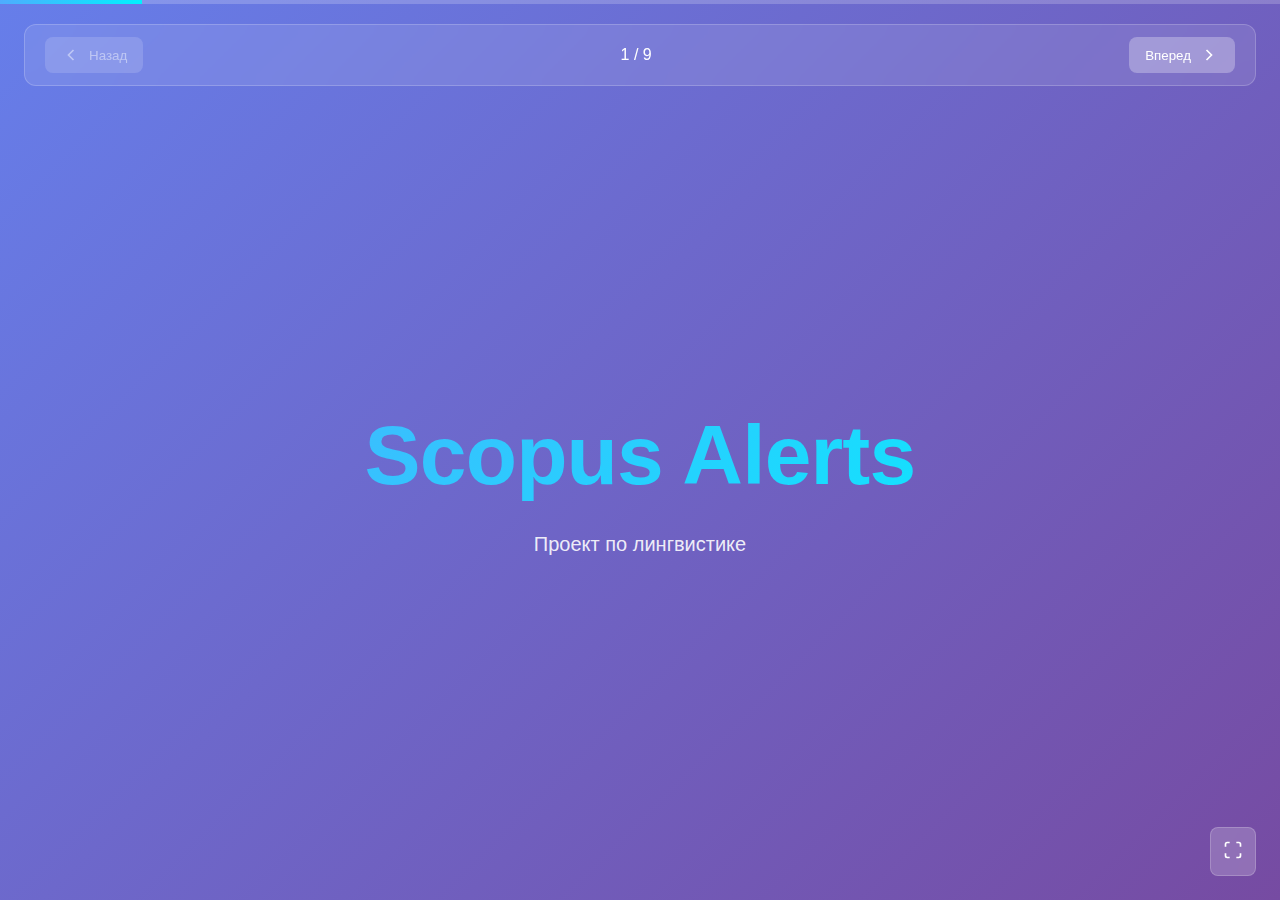
<file: presentation/static/index.html>
<!DOCTYPE html>
<html lang="ru">
<head>
    <meta charset="UTF-8">
    <meta name="viewport" content="width=device-width, initial-scale=1.0">
    <title>Scopus Alerts - Презентация</title>
    <link rel="stylesheet" href="style.css">
</head>
<body>
    <div class="presentation-container">
        <!-- Navigation -->
        <nav class="presentation-nav">
            <button class="nav-btn" id="prevBtn" disabled>
                <svg width="20" height="20" viewBox="0 0 24 24" fill="none" stroke="currentColor" stroke-width="2">
                    <polyline points="15,18 9,12 15,6"></polyline>
                </svg>
                Назад
            </button>
            
            <div class="slide-counter">
                <span id="currentSlide">1</span> / <span id="totalSlides">9</span>
            </div>
            
            <button class="nav-btn" id="nextBtn">
                Вперед
                <svg width="20" height="20" viewBox="0 0 24 24" fill="none" stroke="currentColor" stroke-width="2">
                    <polyline points="9,18 15,12 9,6"></polyline>
                </svg>
            </button>
        </nav>

        <!-- Progress Bar -->
        <div class="progress-bar">
            <div class="progress-fill" id="progressFill"></div>
        </div>

        <!-- Slides Container -->
        <div class="slides-container" id="slidesContainer">
            <!-- Slide 1: Title -->
            <div class="slide active" data-slide="1">
                <div class="slide-content title-slide">
                    <div class="title-content">
                        <h1 class="main-title">Scopus Alerts</h1>
                        <p class="subtitle">Проект по лингвистике</p>
                        <!-- <div class="title-icons">
                            <div class="icon-item">
                                <svg width="40" height="40" viewBox="0 0 24 24" fill="none" stroke="currentColor" stroke-width="2">
                                    <path d="M4 19.5A2.5 2.5 0 0 1 6.5 17H20"></path>
                                    <path d="M6.5 2H20v20H6.5A2.5 2.5 0 0 1 4 19.5v-15A2.5 2.5 0 0 1 6.5 2z"></path>
                                </svg>
                            </div>
                            <div class="icon-item">
                                <svg width="40" height="40" viewBox="0 0 24 24" fill="none" stroke="currentColor" stroke-width="2">
                                    <circle cx="12" cy="12" r="10"></circle>
                                    <polygon points="10,8 16,12 10,16 10,8"></polygon>
                                </svg>
                            </div>
                        </div> -->
                    </div>
                </div>
            </div>

            <!-- Slide 2: Team -->
            <div class="slide" data-slide="2">
                <div class="slide-content">
                    <h2 class="slide-title">Разработали</h2>
                    <div class="content-area">
                        <div class="team-content">
                            <div class="team-icon">
                                <svg width="80" height="80" viewBox="0 0 24 24" fill="none" stroke="currentColor" stroke-width="2">
                                    <path d="M20 21v-2a4 4 0 0 0-4-4H8a4 4 0 0 0-4 4v2"></path>
                                    <circle cx="12" cy="7" r="4"></circle>
                                </svg>
                            </div>
                            <p class="team-text">Голубев Владимир, Цыплякова Ксения, Ремпель Дмитрий</p>
                        </div>
                    </div>
                </div>
            </div>

            <!-- Slide 3: What is it -->
            <div class="slide" data-slide="3">
                <div class="slide-content">
                    <h2 class="slide-title">Что это?</h2>
                    <div class="content-area">
                        <div class="text-content">
                            <p>Продукт позволяет пользователям получать уведомления о новых статьях об интересующих их языках.</p>
                            <div class="example-box">
                                <p><strong>Например:</strong> если пользователь выбрал корельский и мокшанский языки, то ему будут раз в неделю приходить уведомления о всех появляющихся статьях об этих языках</p>
                            </div>
                        </div>
                    </div>
                </div>
            </div>

            <!-- Slide 4: Why -->
            <div class="slide" data-slide="4">
                <div class="slide-content">
                    <h2 class="slide-title">Зачем это?</h2>
                    <div class="content-area">
                        <div class="benefits-list">
                            <div class="benefit-item">
                                <div class="benefit-icon">
                                    <svg width="24" height="24" viewBox="0 0 24 24" fill="none" stroke="currentColor" stroke-width="2">
                                        <path d="M12 2l3.09 6.26L22 9.27l-5 4.87 1.18 6.88L12 17.77l-6.18 3.25L7 14.14 2 9.27l6.91-1.01L12 2z"></path>
                                    </svg>
                                </div>
                                <p>Удобно мониторить статьи</p>
                            </div>
                            <div class="benefit-item">
                                <div class="benefit-icon">
                                    <svg width="24" height="24" viewBox="0 0 24 24" fill="none" stroke="currentColor" stroke-width="2">
                                        <path d="M9 12l2 2 4-4"></path>
                                        <path d="M21 12c-1 0-3-1-3-3s2-3 3-3 3 1 3 3-2 3-3 3"></path>
                                        <path d="M3 12c1 0 3-1 3-3s-2-3-3-3-3 1-3 3 2 3 3 3"></path>
                                    </svg>
                                </div>
                                <p>Не пропускать статьи случайно</p>
                            </div>
                            <div class="benefit-item">
                                <div class="benefit-icon">
                                    <svg width="24" height="24" viewBox="0 0 24 24" fill="none" stroke="currentColor" stroke-width="2">
                                        <path d="M6 2l3 6 5.5-3-2.5 7h4l-8 7"></path>
                                    </svg>
                                </div>
                                <p>Оперативно получать уведомления о новых публикациях</p>
                            </div>
                        </div>
                    </div>
                </div>
            </div>

            <!-- Slide 5: How it works -->
            <div class="slide" data-slide="5">
                <div class="slide-content">
                    <h2 class="slide-title">Как работает для пользователя?</h2>
                    <div class="content-area">
                        <div class="workflow-steps">
                            <div class="step-item">
                                <div class="step-number">1</div>
                                <p>Пользователь заходит на сайт и выбирает язык</p>
                            </div>
                            <div class="step-item">
                                <div class="step-number">2</div>
                                <p>Нажимает на кнопку с языком</p>
                            </div>
                            <div class="step-item">
                                <div class="step-number">3</div>
                                <p>Перенаправляется в телеграм-бота</p>
                            </div>
                            <div class="step-item">
                                <div class="step-number">4</div>
                                <p>Автоматически подписывается на уведомления</p>
                            </div>
                            <div class="step-item">
                                <div class="step-number">5</div>
                                <p>Получает уведомления раз в неделю</p>
                            </div>
                        </div>
                    </div>
                </div>
            </div>

            <!-- Slide 6: Technical -->
            <div class="slide" data-slide="6">
                <div class="slide-content">
                    <h2 class="slide-title">Под капотом</h2>
                    <div class="content-area">
                        <div class="tech-architecture">
                            <div class="tech-item">
                                <div class="tech-icon scopus">
                                    <svg width="32" height="32" viewBox="0 0 24 24" fill="none" stroke="currentColor" stroke-width="2">
                                        <path d="M14 2H6a2 2 0 0 0-2 2v16a2 2 0 0 0 2 2h12a2 2 0 0 0 2-2V8z"></path>
                                        <polyline points="14,2 14,8 20,8"></polyline>
                                        <line x1="16" y1="13" x2="8" y2="13"></line>
                                        <line x1="16" y1="17" x2="8" y2="17"></line>
                                        <polyline points="10,9 9,9 8,9"></polyline>
                                    </svg>
                                </div>
                                <h3>SCOPUS API</h3>
                                <p>Еженедельная выгрузка статей</p>
                            </div>
                            <div class="tech-item">
                                <div class="tech-icon gpt">
                                    <svg width="32" height="32" viewBox="0 0 24 24" fill="none" stroke="currentColor" stroke-width="2">
                                        <path d="M9 19c-5 1.5-5-2.5-7-3m14 6v-3.87a3.37 3.37 0 0 0-.94-2.61c3.14-.35 6.44-1.54 6.44-7A5.44 5.44 0 0 0 20 4.77 5.07 5.07 0 0 0 19.91 1S18.73.65 16 2.48a13.38 13.38 0 0 0-7 0C6.27.65 5.09 1 5.09 1A5.07 5.07 0 0 0 5 4.77a5.44 5.44 0 0 0-1.5 3.78c0 5.42 3.3 6.61 6.44 7A3.37 3.37 0 0 0 9 18.13V22"></path>
                                    </svg>
                                </div>
                                <h3>GPT-4o-mini</h3>
                                <p>Определение языков статей</p>
                            </div>
                            <div class="tech-item">
                                <div class="tech-icon telegram">
                                    <svg width="32" height="32" viewBox="0 0 24 24" fill="none" stroke="currentColor" stroke-width="2">
                                        <path d="M21 11.5a8.38 8.38 0 0 1-.9 3.8 8.5 8.5 0 0 1-7.6 4.7 8.38 8.38 0 0 1-3.8-.9L3 21l1.9-5.7a8.38 8.38 0 0 1-.9-3.8 8.5 8.5 0 0 1 4.7-7.6 8.38 8.38 0 0 1 3.8-.9h.5a8.48 8.48 0 0 1 8 8v.5z"></path>
                                    </svg>
                                </div>
                                <h3>Telegram Bot</h3>
                                <p>Рассылка по тегам (языкам)</p>
                            </div>
                        </div>
                    </div>
                </div>
            </div>

            <!-- Slide 7: Limitations -->
            <div class="slide" data-slide="7">
                <div class="slide-content">
                    <h2 class="slide-title">С чем не справляется?</h2>
                    <div class="content-area">
                        <div class="limitations-list">
                            <div class="limitation-item">
                                <div class="limitation-icon">
                                    <svg width="24" height="24" viewBox="0 0 24 24" fill="none" stroke="currentColor" stroke-width="2">
                                        <circle cx="12" cy="12" r="10"></circle>
                                        <line x1="15" y1="9" x2="9" y2="15"></line>
                                        <line x1="9" y1="9" x2="15" y2="15"></line>
                                    </svg>
                                </div>
                                <p>SCOPUS не позволяет скачивать аннотации</p>
                            </div>
                            <div class="limitation-item">
                                <div class="limitation-icon">
                                    <svg width="24" height="24" viewBox="0 0 24 24" fill="none" stroke="currentColor" stroke-width="2">
                                        <path d="M10.29 3.86L1.82 18a2 2 0 0 0 1.71 3h16.94a2 2 0 0 0 1.71-3L13.71 3.86a2 2 0 0 0-3.42 0z"></path>
                                        <line x1="12" y1="9" x2="12" y2="13"></line>
                                        <line x1="12" y1="17" x2="12.01" y2="17"></line>
                                    </svg>
                                </div>
                                <p>Погрешности при определении языков с LLM</p>
                            </div>
                            <div class="limitation-item">
                                <div class="limitation-icon">
                                    <svg width="24" height="24" viewBox="0 0 24 24" fill="none" stroke="currentColor" stroke-width="2">
                                        <path d="M4 15s1-1 4-1 5 2 8 2 4-1 4-1V3s-1 1-4 1-5-2-8-2-4 1-4 1z"></path>
                                        <line x1="4" y1="22" x2="4" y2="15"></line>
                                    </svg>
                                </div>
                                <p>Определение только по названию статьи</p>
                            </div>
                        </div>
                        <div class="testing-note">
                            <p><strong>Однако:</strong> мы тестировали промпт для LLM на разных примерах: заголовки на разных языках, языковые семейства, несколько языков и т.д.</p>
                        </div>
                    </div>
                </div>
            </div>

            <!-- Slide 8: Challenges -->
            <div class="slide" data-slide="8">
                <div class="slide-content">
                    <h2 class="slide-title">Какие сложности возникли?</h2>
                    <div class="content-area">
                        <div class="challenges-content">
                            <div class="challenge-main">
                                <div class="challenge-icon">
                                    <svg width="48" height="48" viewBox="0 0 24 24" fill="none" stroke="currentColor" stroke-width="2">
                                        <path d="M6 2L3 6v14a2 2 0 0 0 2 2h14a2 2 0 0 0 2-2V6l-3-4z"></path>
                                        <line x1="3" y1="6" x2="21" y2="6"></line>
                                        <path d="M16 10a4 4 0 0 1-8 0"></path>
                                    </svg>
                                </div>
                                <h3>API SCOPUS</h3>
                                <p>Требования к регистрации института в системе scopus и требование отправки запросов с сети университета</p>
                            </div>
                            <div class="challenge-solution">
                                <div class="solution-item solved">
                                    <div class="solution-icon">
                                        <svg width="20" height="20" viewBox="0 0 24 24" fill="none" stroke="currentColor" stroke-width="2">
                                            <path d="M9 12l2 2 4-4"></path>
                                            <path d="M21 12c-1 0-3-1-3-3s2-3 3-3 3 1 3 3-2 3-3 3"></path>
                                            <path d="M3 12c1 0 3-1 3-3s-2-3-3-3-3 1-3 3 2 3 3 3"></path>
                                        </svg>
                                    </div>
                                    <p>Сеть университета - решено через VPN</p>
                                </div>
                                <div class="solution-item unsolved">
                                    <div class="solution-icon">
                                        <svg width="20" height="20" viewBox="0 0 24 24" fill="none" stroke="currentColor" stroke-width="2">
                                            <circle cx="12" cy="12" r="10"></circle>
                                            <line x1="15" y1="9" x2="9" y2="15"></line>
                                            <line x1="9" y1="9" x2="15" y2="15"></line>
                                        </svg>
                                    </div>
                                    <p>Расширенный доступ для ВШЭ - не предоставлен</p>
                                </div>
                            </div>
                        </div>
                    </div>
                </div>
            </div>

            <!-- Slide 9: Questions -->
            <div class="slide" data-slide="9">
                <div class="slide-content questions-slide">
                    <div class="questions-content">
                        <h2 class="main-title">Спасибо за внимание</h2>
                        <p class="subtitle">Вопросы?</p>
                        <div class="questions-icon">
                            <svg width="80" height="80" viewBox="0 0 24 24" fill="none" stroke="currentColor" stroke-width="2">
                                <circle cx="12" cy="12" r="10"></circle>
                                <path d="M9.09 9a3 3 0 0 1 5.83 1c0 2-3 3-3 3"></path>
                                <line x1="12" y1="17" x2="12.01" y2="17"></line>
                            </svg>
                        </div>
                    </div>
                </div>
            </div>
        </div>

        <!-- Fullscreen Button -->
        <button class="fullscreen-btn" id="fullscreenBtn">
            <svg width="20" height="20" viewBox="0 0 24 24" fill="none" stroke="currentColor" stroke-width="2">
                <path d="M8 3H5a2 2 0 0 0-2 2v3m18 0V5a2 2 0 0 0-2-2h-3m0 18h3a2 2 0 0 0 2-2v-3M3 16v3a2 2 0 0 0 2 2h3"></path>
            </svg>
        </button>
    </div>

    <script src="app.js"></script>
</body>
</html>
</file>
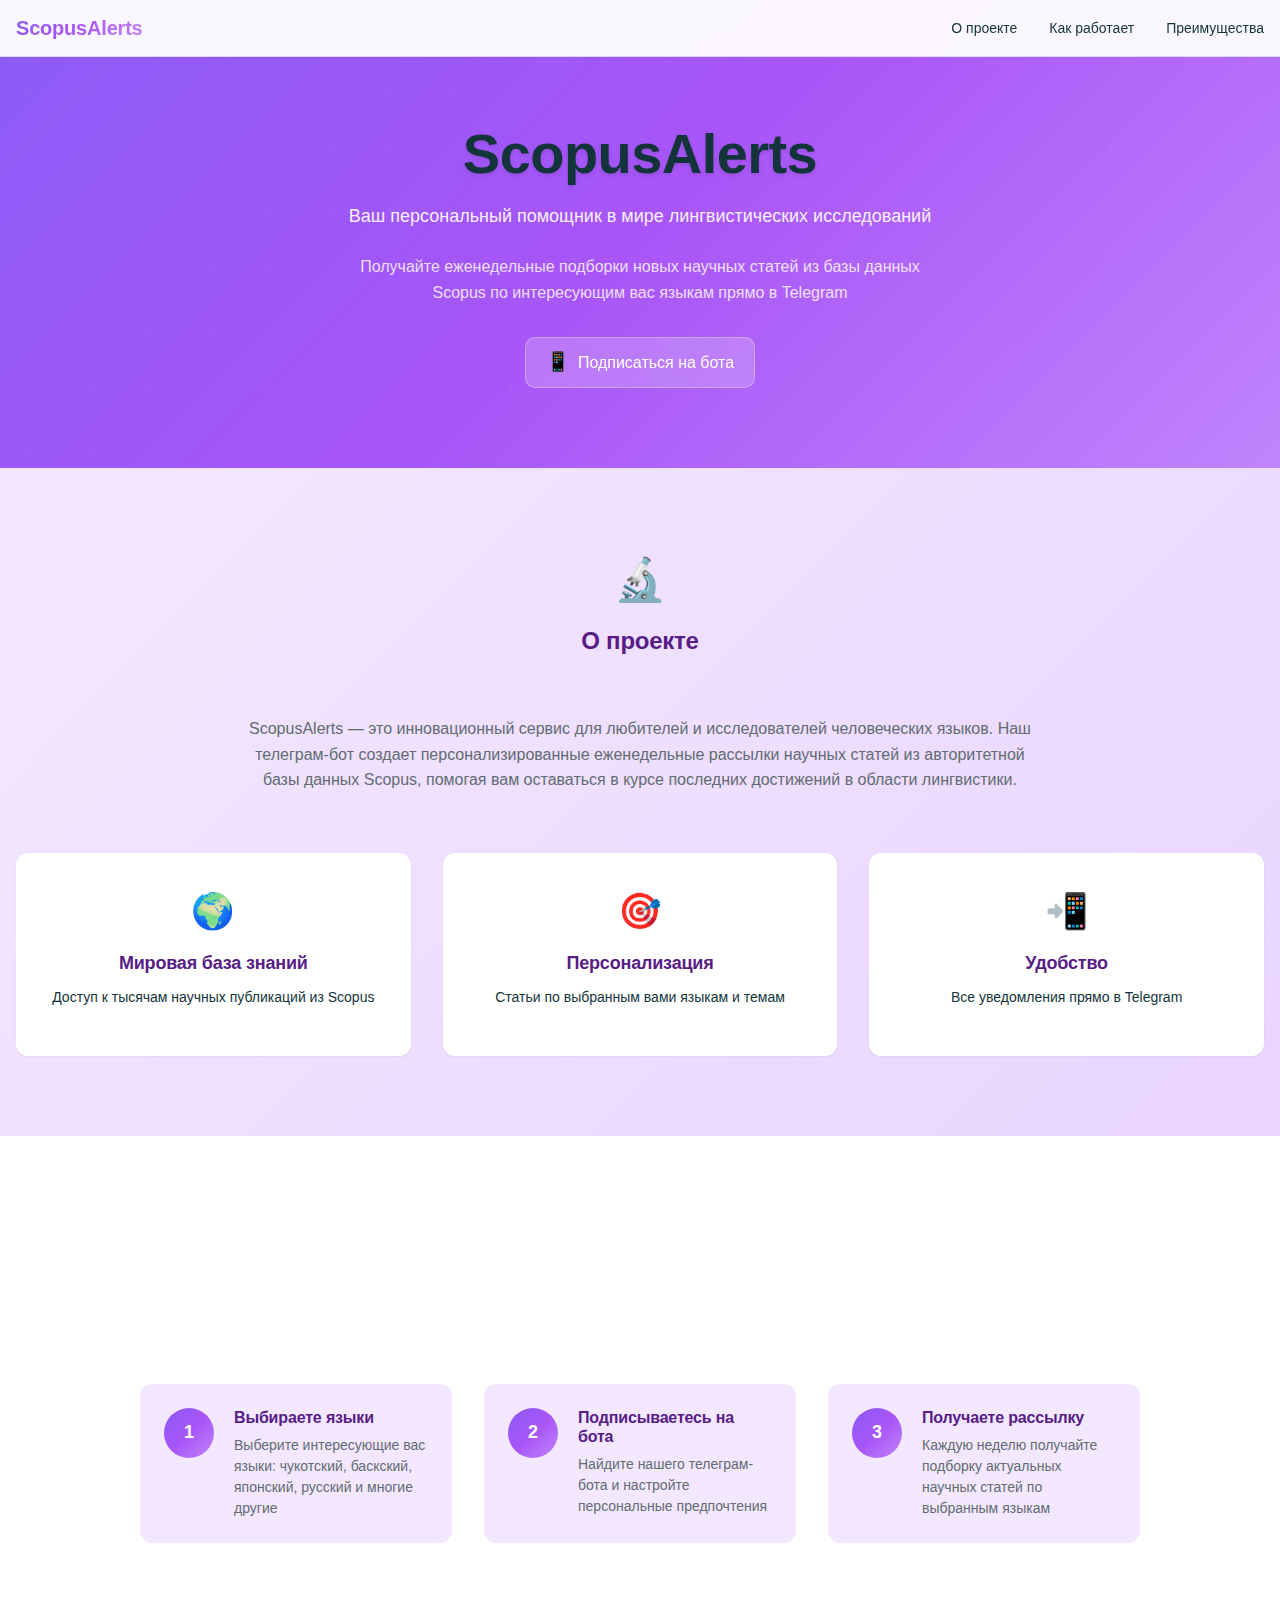
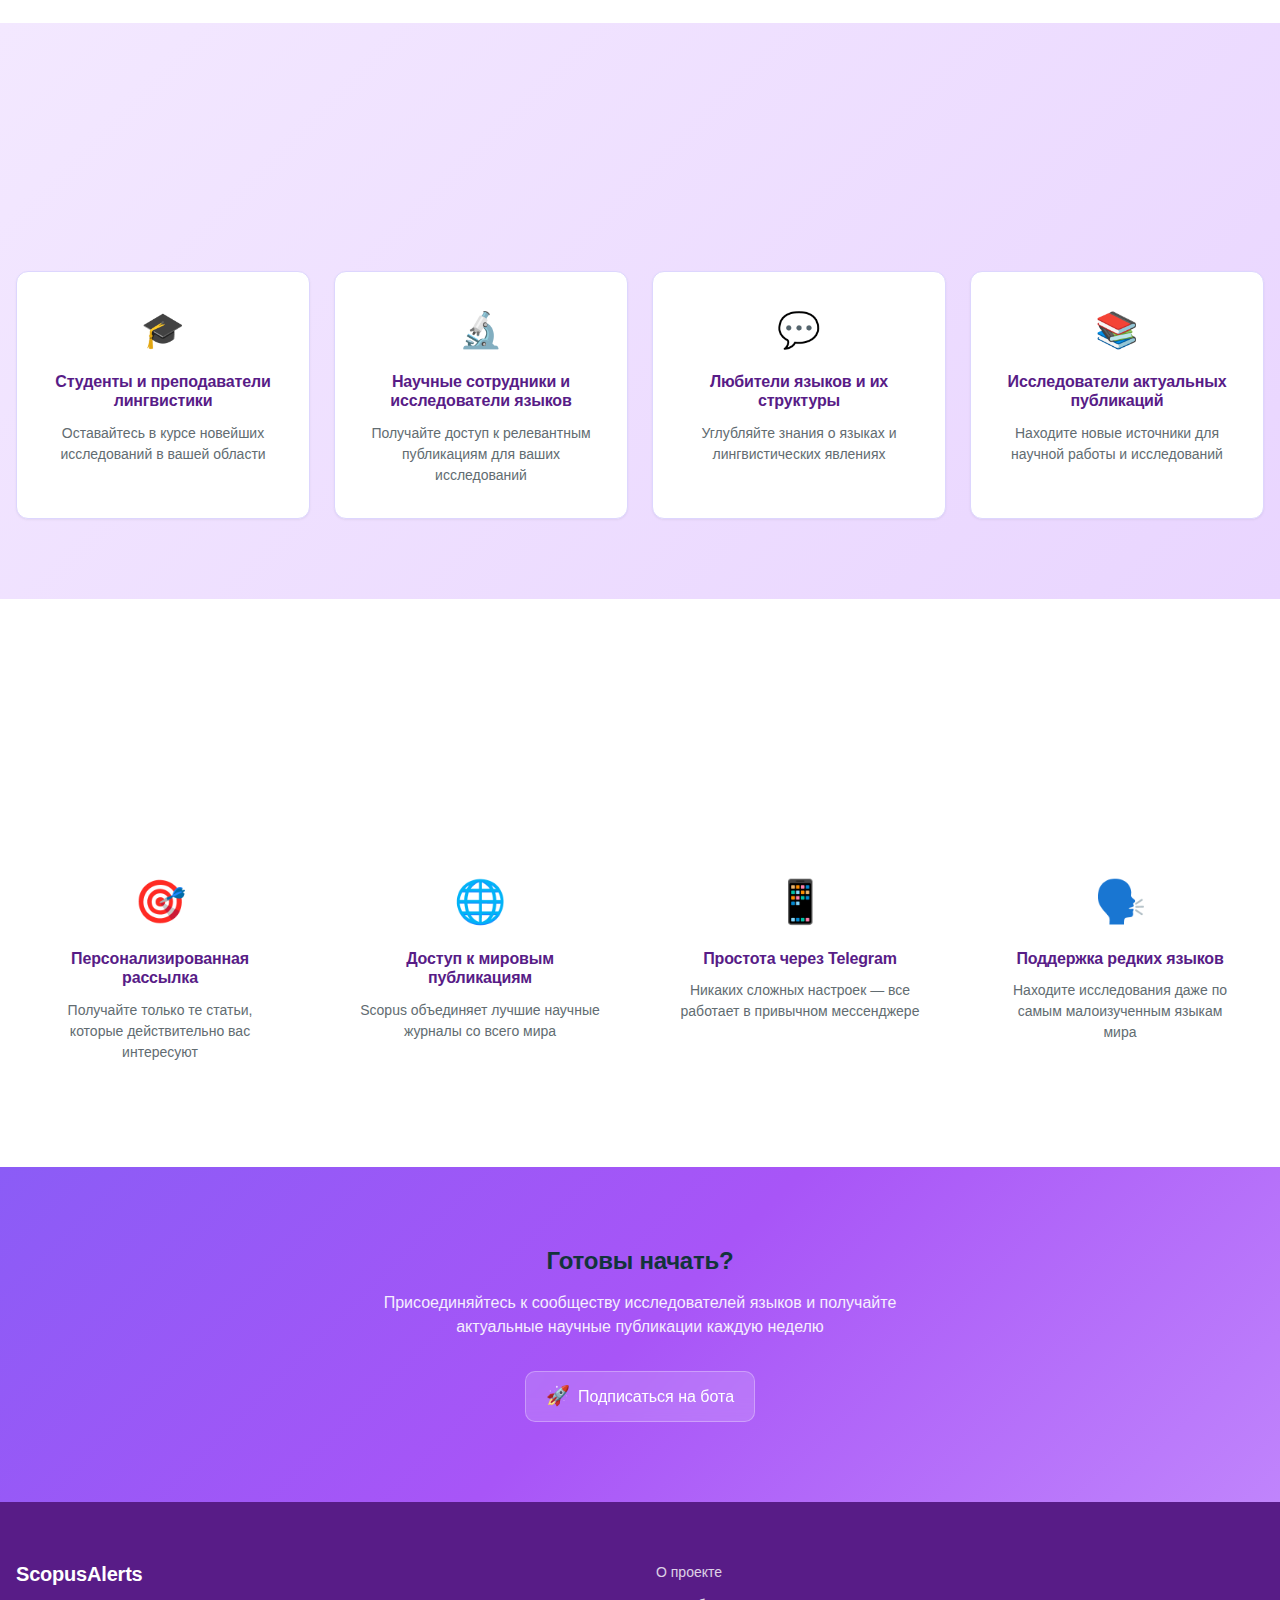
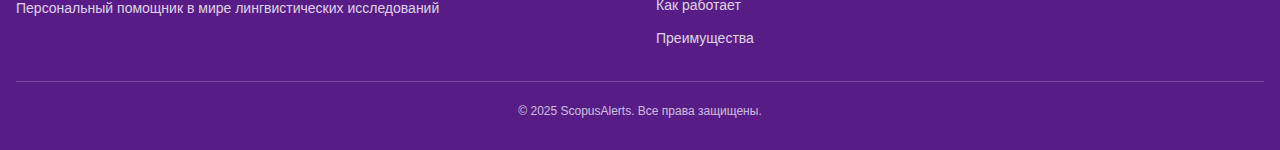
<file: website/static/index.html>
<!DOCTYPE html>
<html lang="ru">
<head>
    <meta charset="UTF-8">
    <meta name="viewport" content="width=device-width, initial-scale=1.0">
    <title>ScopusAlerts - Ваш персональный помощник в мире лингвистических исследований</title>
    <link rel="stylesheet" href="style.css">
</head>
<body>
    <!-- Header -->
    <header class="header">
        <div class="container">
            <div class="header__content">
                <div class="logo">
                    <h2>ScopusAlerts</h2>
                </div>
                <nav class="nav">
                    <a href="#about" class="nav__link">О проекте</a>
                    <a href="#how-it-works" class="nav__link">Как работает</a>
                    <a href="#advantages" class="nav__link">Преимущества</a>
                </nav>
            </div>
        </div>
    </header>

    <!-- Hero Section -->
    <section class="hero">
        <div class="container">
            <div class="hero__content">
                <h1 class="hero__title">ScopusAlerts</h1>
                <p class="hero__subtitle">Ваш персональный помощник в мире лингвистических исследований</p>
                <p class="hero__description">
                    Получайте еженедельные подборки новых научных статей из базы данных Scopus
                    по интересующим вас языкам прямо в Telegram
                </p>
                <a href="javascript:void(0)" class="btn btn--primary btn--lg hero__cta">
                    <span class="btn__icon">📱</span>
                    Подписаться на бота
                </a>
            </div>
        </div>
    </section>

    <!-- About Section -->
    <section id="about" class="about">
        <div class="container">
            <div class="section__header">
                <span class="section__icon">🔬</span>
                <h2 class="section__title">О проекте</h2>
            </div>
            <div class="about__content">
                <p class="about__text">
                    ScopusAlerts — это инновационный сервис для любителей и исследователей человеческих языков.
                    Наш телеграм-бот создает персонализированные еженедельные рассылки научных статей из
                    авторитетной базы данных Scopus, помогая вам оставаться в курсе последних достижений
                    в области лингвистики.
                </p>
                <div class="about__features">
                    <div class="feature">
                        <span class="feature__icon">🌍</span>
                        <h3>Мировая база знаний</h3>
                        <p>Доступ к тысячам научных публикаций из Scopus</p>
                    </div>
                    <div class="feature">
                        <span class="feature__icon">🎯</span>
                        <h3>Персонализация</h3>
                        <p>Статьи по выбранным вами языкам и темам</p>
                    </div>
                    <div class="feature">
                        <span class="feature__icon">📲</span>
                        <h3>Удобство</h3>
                        <p>Все уведомления прямо в Telegram</p>
                    </div>
                </div>
            </div>
        </div>
    </section>

    <!-- How It Works Section -->
    <section id="how-it-works" class="how-it-works">
        <div class="container">
            <div class="section__header">
                <span class="section__icon">⚙️</span>
                <h2 class="section__title">Как это работает</h2>
            </div>
            <div class="steps">
                <div class="step">
                    <div class="step__number">1</div>
                    <div class="step__content">
                        <h3>Выбираете языки</h3>
                        <p>Выберите интересующие вас языки: чукотский, баскский, японский, русский и многие другие</p>
                    </div>
                </div>
                <div class="step">
                    <div class="step__number">2</div>
                    <div class="step__content">
                        <h3>Подписываетесь на бота</h3>
                        <p>Найдите нашего телеграм-бота и настройте персональные предпочтения</p>
                    </div>
                </div>
                <div class="step">
                    <div class="step__number">3</div>
                    <div class="step__content">
                        <h3>Получаете рассылку</h3>
                        <p>Каждую неделю получайте подборку актуальных научных статей по выбранным языкам</p>
                    </div>
                </div>
            </div>
        </div>
    </section>

    <!-- Target Audience Section -->
    <section class="target-audience">
        <div class="container">
            <div class="section__header">
                <span class="section__icon">👥</span>
                <h2 class="section__title">Для кого этот сервис</h2>
            </div>
            <div class="audience-grid">
                <div class="audience-card">
                    <span class="audience-card__icon">🎓</span>
                    <h3>Студенты и преподаватели лингвистики</h3>
                    <p>Оставайтесь в курсе новейших исследований в вашей области</p>
                </div>
                <div class="audience-card">
                    <span class="audience-card__icon">🔬</span>
                    <h3>Научные сотрудники и исследователи языков</h3>
                    <p>Получайте доступ к релевантным публикациям для ваших исследований</p>
                </div>
                <div class="audience-card">
                    <span class="audience-card__icon">💬</span>
                    <h3>Любители языков и их структуры</h3>
                    <p>Углубляйте знания о языках и лингвистических явлениях</p>
                </div>
                <div class="audience-card">
                    <span class="audience-card__icon">📚</span>
                    <h3>Исследователи актуальных публикаций</h3>
                    <p>Находите новые источники для научной работы и исследований</p>
                </div>
            </div>
        </div>
    </section>

    <!-- Advantages Section -->
    <section id="advantages" class="advantages">
        <div class="container">
            <div class="section__header">
                <span class="section__icon">✨</span>
                <h2 class="section__title">Преимущества</h2>
            </div>
            <div class="advantages-grid">
                <div class="advantage">
                    <div class="advantage__icon">🎯</div>
                    <h3>Персонализированная рассылка</h3>
                    <p>Получайте только те статьи, которые действительно вас интересуют</p>
                </div>
                <div class="advantage">
                    <div class="advantage__icon">🌐</div>
                    <h3>Доступ к мировым публикациям</h3>
                    <p>Scopus объединяет лучшие научные журналы со всего мира</p>
                </div>
                <div class="advantage">
                    <div class="advantage__icon">📱</div>
                    <h3>Простота через Telegram</h3>
                    <p>Никаких сложных настроек — все работает в привычном мессенджере</p>
                </div>
                <div class="advantage">
                    <div class="advantage__icon">🗣️</div>
                    <h3>Поддержка редких языков</h3>
                    <p>Находите исследования даже по самым малоизученным языкам мира</p>
                </div>
            </div>
        </div>
    </section>

    <!-- CTA Section -->
    <section class="cta">
        <div class="container">
            <div class="cta__content">
                <h2 class="cta__title">Готовы начать?</h2>
                <p class="cta__description">
                    Присоединяйтесь к сообществу исследователей языков и получайте
                    актуальные научные публикации каждую неделю
                </p>
                <a href="javascript:void(0)" class="btn btn--primary btn--lg cta__button">
                    <span class="btn__icon">🚀</span>
                    Подписаться на бота
                </a>
            </div>
        </div>
    </section>

    <!-- Footer -->
    <footer class="footer">
        <div class="container">
            <div class="footer__content">
                <div class="footer__brand">
                    <h3>ScopusAlerts</h3>
                    <p>Персональный помощник в мире лингвистических исследований</p>
                </div>
                <div class="footer__links">
                    <a href="#about">О проекте</a>
                    <a href="#how-it-works">Как работает</a>
                    <a href="#advantages">Преимущества</a>
                </div>
            </div>
            <div class="footer__bottom">
                <p>&copy; 2025 ScopusAlerts. Все права защищены.</p>
            </div>
        </div>
    </footer>

        <!-- Language selector modal -->
    <div id="language-modal" class="modal hidden">
      <div class="modal__backdrop"></div>
      <div class="modal__content">
        <h3 class="modal__title">Выберите интересующий Вас язык</h3>

        <!-- Сюда JS вставит <option> для всех ISO-кодов -->
        <select id="language-select" class="modal__select"></select>

        <div class="modal__actions">
          <button id="language-confirm" class="btn btn--primary" style="background-color: #7C3AED">Продолжить</button>
          <button id="language-cancel"  class="btn">Отмена</button>
        </div>
      </div>
    </div>

    <script src="app.js"></script>
</body>
</html>
</file>
<file: presentation/static/style.css>
:root {
  /* Colors */
  --color-background: rgba(252, 252, 249, 1);
  --color-surface: rgba(255, 255, 253, 1);
  --color-text: rgba(19, 52, 59, 1);
  --color-text-secondary: rgba(98, 108, 113, 1);
  --color-primary: rgba(33, 128, 141, 1);
  --color-primary-hover: rgba(29, 116, 128, 1);
  --color-primary-active: rgba(26, 104, 115, 1);
  --color-secondary: rgba(94, 82, 64, 0.12);
  --color-secondary-hover: rgba(94, 82, 64, 0.2);
  --color-secondary-active: rgba(94, 82, 64, 0.25);
  --color-border: rgba(94, 82, 64, 0.2);
  --color-btn-primary-text: rgba(252, 252, 249, 1);
  --color-card-border: rgba(94, 82, 64, 0.12);
  --color-card-border-inner: rgba(94, 82, 64, 0.12);
  --color-error: rgba(192, 21, 47, 1);
  --color-success: rgba(33, 128, 141, 1);
  --color-warning: rgba(168, 75, 47, 1);
  --color-info: rgba(98, 108, 113, 1);
  --color-focus-ring: rgba(33, 128, 141, 0.4);
  --color-select-caret: rgba(19, 52, 59, 0.8);

  /* Common style patterns */
  --focus-ring: 0 0 0 3px var(--color-focus-ring);
  --focus-outline: 2px solid var(--color-primary);
  --status-bg-opacity: 0.15;
  --status-border-opacity: 0.25;
  --select-caret-light: url("data:image/svg+xml,%3Csvg xmlns='http://www.w3.org/2000/svg' width='16' height='16' viewBox='0 0 24 24' fill='none' stroke='%23134252' stroke-width='2' stroke-linecap='round' stroke-linejoin='round'%3E%3Cpolyline points='6 9 12 15 18 9'%3E%3C/polyline%3E%3C/svg%3E");
  --select-caret-dark: url("data:image/svg+xml,%3Csvg xmlns='http://www.w3.org/2000/svg' width='16' height='16' viewBox='0 0 24 24' fill='none' stroke='%23f5f5f5' stroke-width='2' stroke-linecap='round' stroke-linejoin='round'%3E%3Cpolyline points='6 9 12 15 18 9'%3E%3C/polyline%3E%3C/svg%3E");

  /* RGB versions for opacity control */
  --color-success-rgb: 33, 128, 141;
  --color-error-rgb: 192, 21, 47;
  --color-warning-rgb: 168, 75, 47;
  --color-info-rgb: 98, 108, 113;

  /* Typography */
  --font-family-base: "FKGroteskNeue", "Geist", "Inter", -apple-system,
    BlinkMacSystemFont, "Segoe UI", Roboto, sans-serif;
  --font-family-mono: "Berkeley Mono", ui-monospace, SFMono-Regular, Menlo,
    Monaco, Consolas, monospace;
  --font-size-xs: 11px;
  --font-size-sm: 12px;
  --font-size-base: 14px;
  --font-size-md: 14px;
  --font-size-lg: 16px;
  --font-size-xl: 18px;
  --font-size-2xl: 20px;
  --font-size-3xl: 24px;
  --font-size-4xl: 30px;
  --font-weight-normal: 400;
  --font-weight-medium: 500;
  --font-weight-semibold: 550;
  --font-weight-bold: 600;
  --line-height-tight: 1.2;
  --line-height-normal: 1.5;
  --letter-spacing-tight: -0.01em;

  /* Spacing */
  --space-0: 0;
  --space-1: 1px;
  --space-2: 2px;
  --space-4: 4px;
  --space-6: 6px;
  --space-8: 8px;
  --space-10: 10px;
  --space-12: 12px;
  --space-16: 16px;
  --space-20: 20px;
  --space-24: 24px;
  --space-32: 32px;

  /* Border Radius */
  --radius-sm: 6px;
  --radius-base: 8px;
  --radius-md: 10px;
  --radius-lg: 12px;
  --radius-full: 9999px;

  /* Shadows */
  --shadow-xs: 0 1px 2px rgba(0, 0, 0, 0.02);
  --shadow-sm: 0 1px 3px rgba(0, 0, 0, 0.04), 0 1px 2px rgba(0, 0, 0, 0.02);
  --shadow-md: 0 4px 6px -1px rgba(0, 0, 0, 0.04),
    0 2px 4px -1px rgba(0, 0, 0, 0.02);
  --shadow-lg: 0 10px 15px -3px rgba(0, 0, 0, 0.04),
    0 4px 6px -2px rgba(0, 0, 0, 0.02);
  --shadow-inset-sm: inset 0 1px 0 rgba(255, 255, 255, 0.15),
    inset 0 -1px 0 rgba(0, 0, 0, 0.03);

  /* Animation */
  --duration-fast: 150ms;
  --duration-normal: 250ms;
  --ease-standard: cubic-bezier(0.16, 1, 0.3, 1);

  /* Layout */
  --container-sm: 640px;
  --container-md: 768px;
  --container-lg: 1024px;
  --container-xl: 1280px;
}

/* Dark mode colors */
@media (prefers-color-scheme: dark) {
  :root {
    --color-background: rgba(31, 33, 33, 1);
    --color-surface: rgba(38, 40, 40, 1);
    --color-text: rgba(245, 245, 245, 1);
    --color-text-secondary: rgba(167, 169, 169, 0.7);
    --color-primary: rgba(50, 184, 198, 1);
    --color-primary-hover: rgba(45, 166, 178, 1);
    --color-primary-active: rgba(41, 150, 161, 1);
    --color-secondary: rgba(119, 124, 124, 0.15);
    --color-secondary-hover: rgba(119, 124, 124, 0.25);
    --color-secondary-active: rgba(119, 124, 124, 0.3);
    --color-border: rgba(119, 124, 124, 0.3);
    --color-error: rgba(255, 84, 89, 1);
    --color-success: rgba(50, 184, 198, 1);
    --color-warning: rgba(230, 129, 97, 1);
    --color-info: rgba(167, 169, 169, 1);
    --color-focus-ring: rgba(50, 184, 198, 0.4);
    --color-btn-primary-text: rgba(19, 52, 59, 1);
    --color-card-border: rgba(119, 124, 124, 0.2);
    --color-card-border-inner: rgba(119, 124, 124, 0.15);
    --shadow-inset-sm: inset 0 1px 0 rgba(255, 255, 255, 0.1),
      inset 0 -1px 0 rgba(0, 0, 0, 0.15);
    --button-border-secondary: rgba(119, 124, 124, 0.2);
    --color-border-secondary: rgba(119, 124, 124, 0.2);
    --color-select-caret: rgba(245, 245, 245, 0.8);

    /* Common style patterns - updated for dark mode */
    --focus-ring: 0 0 0 3px var(--color-focus-ring);
    --focus-outline: 2px solid var(--color-primary);
    --status-bg-opacity: 0.15;
    --status-border-opacity: 0.25;
    --select-caret-light: url("data:image/svg+xml,%3Csvg xmlns='http://www.w3.org/2000/svg' width='16' height='16' viewBox='0 0 24 24' fill='none' stroke='%23134252' stroke-width='2' stroke-linecap='round' stroke-linejoin='round'%3E%3Cpolyline points='6 9 12 15 18 9'%3E%3C/polyline%3E%3C/svg%3E");
    --select-caret-dark: url("data:image/svg+xml,%3Csvg xmlns='http://www.w3.org/2000/svg' width='16' height='16' viewBox='0 0 24 24' fill='none' stroke='%23f5f5f5' stroke-width='2' stroke-linecap='round' stroke-linejoin='round'%3E%3Cpolyline points='6 9 12 15 18 9'%3E%3C/polyline%3E%3C/svg%3E");

    /* RGB versions for dark mode */
    --color-success-rgb: 50, 184, 198;
    --color-error-rgb: 255, 84, 89;
    --color-warning-rgb: 230, 129, 97;
    --color-info-rgb: 167, 169, 169;
  }
}

/* Data attribute for manual theme switching */
[data-color-scheme="dark"] {
  --color-background: rgba(31, 33, 33, 1);
  --color-surface: rgba(38, 40, 40, 1);
  --color-text: rgba(245, 245, 245, 1);
  --color-text-secondary: rgba(167, 169, 169, 0.7);
  --color-primary: rgba(50, 184, 198, 1);
  --color-primary-hover: rgba(45, 166, 178, 1);
  --color-primary-active: rgba(41, 150, 161, 1);
  --color-secondary: rgba(119, 124, 124, 0.15);
  --color-secondary-hover: rgba(119, 124, 124, 0.25);
  --color-secondary-active: rgba(119, 124, 124, 0.3);
  --color-border: rgba(119, 124, 124, 0.3);
  --color-error: rgba(255, 84, 89, 1);
  --color-success: rgba(50, 184, 198, 1);
  --color-warning: rgba(230, 129, 97, 1);
  --color-info: rgba(167, 169, 169, 1);
  --color-focus-ring: rgba(50, 184, 198, 0.4);
  --color-btn-primary-text: rgba(19, 52, 59, 1);
  --color-card-border: rgba(119, 124, 124, 0.15);
  --color-card-border-inner: rgba(119, 124, 124, 0.15);
  --shadow-inset-sm: inset 0 1px 0 rgba(255, 255, 255, 0.1),
    inset 0 -1px 0 rgba(0, 0, 0, 0.15);
  --color-border-secondary: rgba(119, 124, 124, 0.2);
  --color-select-caret: rgba(245, 245, 245, 0.8);

  /* Common style patterns - updated for dark mode */
  --focus-ring: 0 0 0 3px var(--color-focus-ring);
  --focus-outline: 2px solid var(--color-primary);
  --status-bg-opacity: 0.15;
  --status-border-opacity: 0.25;
  --select-caret-light: url("data:image/svg+xml,%3Csvg xmlns='http://www.w3.org/2000/svg' width='16' height='16' viewBox='0 0 24 24' fill='none' stroke='%23134252' stroke-width='2' stroke-linecap='round' stroke-linejoin='round'%3E%3Cpolyline points='6 9 12 15 18 9'%3E%3C/polyline%3E%3C/svg%3E");
  --select-caret-dark: url("data:image/svg+xml,%3Csvg xmlns='http://www.w3.org/2000/svg' width='16' height='16' viewBox='0 0 24 24' fill='none' stroke='%23f5f5f5' stroke-width='2' stroke-linecap='round' stroke-linejoin='round'%3E%3Cpolyline points='6 9 12 15 18 9'%3E%3C/polyline%3E%3C/svg%3E");

  /* RGB versions for dark mode */
  --color-success-rgb: 50, 184, 198;
  --color-error-rgb: 255, 84, 89;
  --color-warning-rgb: 230, 129, 97;
  --color-info-rgb: 167, 169, 169;
}

[data-color-scheme="light"] {
  --color-background: rgba(252, 252, 249, 1);
  --color-surface: rgba(255, 255, 253, 1);
  --color-text: rgba(19, 52, 59, 1);
  --color-text-secondary: rgba(98, 108, 113, 1);
  --color-primary: rgba(33, 128, 141, 1);
  --color-primary-hover: rgba(29, 116, 128, 1);
  --color-primary-active: rgba(26, 104, 115, 1);
  --color-secondary: rgba(94, 82, 64, 0.12);
  --color-secondary-hover: rgba(94, 82, 64, 0.2);
  --color-secondary-active: rgba(94, 82, 64, 0.25);
  --color-border: rgba(94, 82, 64, 0.2);
  --color-btn-primary-text: rgba(252, 252, 249, 1);
  --color-card-border: rgba(94, 82, 64, 0.12);
  --color-card-border-inner: rgba(94, 82, 64, 0.12);
  --color-error: rgba(192, 21, 47, 1);
  --color-success: rgba(33, 128, 141, 1);
  --color-warning: rgba(168, 75, 47, 1);
  --color-info: rgba(98, 108, 113, 1);
  --color-focus-ring: rgba(33, 128, 141, 0.4);

  /* RGB versions for light mode */
  --color-success-rgb: 33, 128, 141;
  --color-error-rgb: 192, 21, 47;
  --color-warning-rgb: 168, 75, 47;
  --color-info-rgb: 98, 108, 113;
}

/* Base styles */
html {
  font-size: var(--font-size-base);
  font-family: var(--font-family-base);
  line-height: var(--line-height-normal);
  color: var(--color-text);
  background-color: var(--color-background);
  -webkit-font-smoothing: antialiased;
  box-sizing: border-box;
}

body {
  margin: 0;
  padding: 0;
}

*,
*::before,
*::after {
  box-sizing: inherit;
}

/* Typography */
h1,
h2,
h3,
h4,
h5,
h6 {
  margin: 0;
  font-weight: var(--font-weight-semibold);
  line-height: var(--line-height-tight);
  color: var(--color-text);
  letter-spacing: var(--letter-spacing-tight);
}

h1 {
  font-size: var(--font-size-4xl);
}
h2 {
  font-size: var(--font-size-3xl);
}
h3 {
  font-size: var(--font-size-2xl);
}
h4 {
  font-size: var(--font-size-xl);
}
h5 {
  font-size: var(--font-size-lg);
}
h6 {
  font-size: var(--font-size-md);
}

p {
  margin: 0 0 var(--space-16) 0;
}

a {
  color: var(--color-primary);
  text-decoration: none;
  transition: color var(--duration-fast) var(--ease-standard);
}

a:hover {
  color: var(--color-primary-hover);
}

code,
pre {
  font-family: var(--font-family-mono);
  font-size: calc(var(--font-size-base) * 0.95);
  background-color: var(--color-secondary);
  border-radius: var(--radius-sm);
}

code {
  padding: var(--space-1) var(--space-4);
}

pre {
  padding: var(--space-16);
  margin: var(--space-16) 0;
  overflow: auto;
  border: 1px solid var(--color-border);
}

pre code {
  background: none;
  padding: 0;
}

/* Buttons */
.btn {
  display: inline-flex;
  align-items: center;
  justify-content: center;
  padding: var(--space-8) var(--space-16);
  border-radius: var(--radius-base);
  font-size: var(--font-size-base);
  font-weight: 500;
  line-height: 1.5;
  cursor: pointer;
  transition: all var(--duration-normal) var(--ease-standard);
  border: none;
  text-decoration: none;
  position: relative;
}

.btn:focus-visible {
  outline: none;
  box-shadow: var(--focus-ring);
}

.btn--primary {
  background: var(--color-primary);
  color: var(--color-btn-primary-text);
}

.btn--primary:hover {
  background: var(--color-primary-hover);
}

.btn--primary:active {
  background: var(--color-primary-active);
}

.btn--secondary {
  background: var(--color-secondary);
  color: var(--color-text);
}

.btn--secondary:hover {
  background: var(--color-secondary-hover);
}

.btn--secondary:active {
  background: var(--color-secondary-active);
}

.btn--outline {
  background: transparent;
  border: 1px solid var(--color-border);
  color: var(--color-text);
}

.btn--outline:hover {
  background: var(--color-secondary);
}

.btn--sm {
  padding: var(--space-4) var(--space-12);
  font-size: var(--font-size-sm);
  border-radius: var(--radius-sm);
}

.btn--lg {
  padding: var(--space-10) var(--space-20);
  font-size: var(--font-size-lg);
  border-radius: var(--radius-md);
}

.btn--full-width {
  width: 100%;
}

.btn:disabled {
  opacity: 0.5;
  cursor: not-allowed;
}

/* Form elements */
.form-control {
  display: block;
  width: 100%;
  padding: var(--space-8) var(--space-12);
  font-size: var(--font-size-md);
  line-height: 1.5;
  color: var(--color-text);
  background-color: var(--color-surface);
  border: 1px solid var(--color-border);
  border-radius: var(--radius-base);
  transition: border-color var(--duration-fast) var(--ease-standard),
    box-shadow var(--duration-fast) var(--ease-standard);
}

textarea.form-control {
  font-family: var(--font-family-base);
  font-size: var(--font-size-base);
}

select.form-control {
  padding: var(--space-8) var(--space-12);
  -webkit-appearance: none;
  -moz-appearance: none;
  appearance: none;
  background-image: var(--select-caret-light);
  background-repeat: no-repeat;
  background-position: right var(--space-12) center;
  background-size: 16px;
  padding-right: var(--space-32);
}

/* Add a dark mode specific caret */
@media (prefers-color-scheme: dark) {
  select.form-control {
    background-image: var(--select-caret-dark);
  }
}

/* Also handle data-color-scheme */
[data-color-scheme="dark"] select.form-control {
  background-image: var(--select-caret-dark);
}

[data-color-scheme="light"] select.form-control {
  background-image: var(--select-caret-light);
}

.form-control:focus {
  border-color: var(--color-primary);
  outline: var(--focus-outline);
}

.form-label {
  display: block;
  margin-bottom: var(--space-8);
  font-weight: var(--font-weight-medium);
  font-size: var(--font-size-sm);
}

.form-group {
  margin-bottom: var(--space-16);
}

/* Card component */
.card {
  background-color: var(--color-surface);
  border-radius: var(--radius-lg);
  border: 1px solid var(--color-card-border);
  box-shadow: var(--shadow-sm);
  overflow: hidden;
  transition: box-shadow var(--duration-normal) var(--ease-standard);
}

.card:hover {
  box-shadow: var(--shadow-md);
}

.card__body {
  padding: var(--space-16);
}

.card__header,
.card__footer {
  padding: var(--space-16);
  border-bottom: 1px solid var(--color-card-border-inner);
}

/* Status indicators - simplified with CSS variables */
.status {
  display: inline-flex;
  align-items: center;
  padding: var(--space-6) var(--space-12);
  border-radius: var(--radius-full);
  font-weight: var(--font-weight-medium);
  font-size: var(--font-size-sm);
}

.status--success {
  background-color: rgba(
    var(--color-success-rgb, 33, 128, 141),
    var(--status-bg-opacity)
  );
  color: var(--color-success);
  border: 1px solid
    rgba(var(--color-success-rgb, 33, 128, 141), var(--status-border-opacity));
}

.status--error {
  background-color: rgba(
    var(--color-error-rgb, 192, 21, 47),
    var(--status-bg-opacity)
  );
  color: var(--color-error);
  border: 1px solid
    rgba(var(--color-error-rgb, 192, 21, 47), var(--status-border-opacity));
}

.status--warning {
  background-color: rgba(
    var(--color-warning-rgb, 168, 75, 47),
    var(--status-bg-opacity)
  );
  color: var(--color-warning);
  border: 1px solid
    rgba(var(--color-warning-rgb, 168, 75, 47), var(--status-border-opacity));
}

.status--info {
  background-color: rgba(
    var(--color-info-rgb, 98, 108, 113),
    var(--status-bg-opacity)
  );
  color: var(--color-info);
  border: 1px solid
    rgba(var(--color-info-rgb, 98, 108, 113), var(--status-border-opacity));
}

/* Container layout */
.container {
  width: 100%;
  margin-right: auto;
  margin-left: auto;
  padding-right: var(--space-16);
  padding-left: var(--space-16);
}

@media (min-width: 640px) {
  .container {
    max-width: var(--container-sm);
  }
}
@media (min-width: 768px) {
  .container {
    max-width: var(--container-md);
  }
}
@media (min-width: 1024px) {
  .container {
    max-width: var(--container-lg);
  }
}
@media (min-width: 1280px) {
  .container {
    max-width: var(--container-xl);
  }
}

/* Utility classes */
.flex {
  display: flex;
}
.flex-col {
  flex-direction: column;
}
.items-center {
  align-items: center;
}
.justify-center {
  justify-content: center;
}
.justify-between {
  justify-content: space-between;
}
.gap-4 {
  gap: var(--space-4);
}
.gap-8 {
  gap: var(--space-8);
}
.gap-16 {
  gap: var(--space-16);
}

.m-0 {
  margin: 0;
}
.mt-8 {
  margin-top: var(--space-8);
}
.mb-8 {
  margin-bottom: var(--space-8);
}
.mx-8 {
  margin-left: var(--space-8);
  margin-right: var(--space-8);
}
.my-8 {
  margin-top: var(--space-8);
  margin-bottom: var(--space-8);
}

.p-0 {
  padding: 0;
}
.py-8 {
  padding-top: var(--space-8);
  padding-bottom: var(--space-8);
}
.px-8 {
  padding-left: var(--space-8);
  padding-right: var(--space-8);
}
.py-16 {
  padding-top: var(--space-16);
  padding-bottom: var(--space-16);
}
.px-16 {
  padding-left: var(--space-16);
  padding-right: var(--space-16);
}

.block {
  display: block;
}
.hidden {
  display: none;
}

/* Accessibility */
.sr-only {
  position: absolute;
  width: 1px;
  height: 1px;
  padding: 0;
  margin: -1px;
  overflow: hidden;
  clip: rect(0, 0, 0, 0);
  white-space: nowrap;
  border-width: 0;
}

:focus-visible {
  outline: var(--focus-outline);
  outline-offset: 2px;
}

/* Dark mode specifics */
[data-color-scheme="dark"] .btn--outline {
  border: 1px solid var(--color-border-secondary);
}

@font-face {
  font-family: 'FKGroteskNeue';
  src: url('https://r2cdn.perplexity.ai/fonts/FKGroteskNeue.woff2')
    format('woff2');
}

/* Presentation-specific styles */
.presentation-container {
  width: 100vw;
  height: 100vh;
  display: flex;
  flex-direction: column;
  background: linear-gradient(135deg, #667eea 0%, #764ba2 100%);
  overflow: hidden;
  position: relative;
}

/* Navigation */
.presentation-nav {
  position: absolute;
  top: var(--space-24);
  left: var(--space-24);
  right: var(--space-24);
  z-index: 100;
  display: flex;
  justify-content: space-between;
  align-items: center;
  background: rgba(255, 255, 255, 0.1);
  backdrop-filter: blur(10px);
  border-radius: var(--radius-lg);
  padding: var(--space-12) var(--space-20);
  border: 1px solid rgba(255, 255, 255, 0.2);
}

.nav-btn {
  display: flex;
  align-items: center;
  gap: var(--space-8);
  padding: var(--space-8) var(--space-16);
  background: rgba(255, 255, 255, 0.2);
  border: none;
  border-radius: var(--radius-base);
  color: white;
  font-weight: var(--font-weight-medium);
  cursor: pointer;
  transition: all var(--duration-normal) var(--ease-standard);
  backdrop-filter: blur(5px);
}

.nav-btn:hover:not(:disabled) {
  background: rgba(255, 255, 255, 0.3);
  transform: translateY(-2px);
}

.nav-btn:disabled {
  opacity: 0.5;
  cursor: not-allowed;
}

.slide-counter {
  color: white;
  font-weight: var(--font-weight-medium);
  font-size: var(--font-size-lg);
}

/* Progress Bar */
.progress-bar {
  position: absolute;
  top: 0;
  left: 0;
  right: 0;
  height: 4px;
  background: rgba(255, 255, 255, 0.2);
  z-index: 99;
}

.progress-fill {
  height: 100%;
  background: linear-gradient(90deg, #4facfe 0%, #00f2fe 100%);
  transition: width var(--duration-normal) var(--ease-standard);
  width: 11.11%; /* 1/9 slides */
}

/* Slides Container */
.slides-container {
  flex: 1;
  position: relative;
  padding: 120px var(--space-24) var(--space-24);
}

.slide {
  position: absolute;
  top: 0;
  left: 0;
  right: 0;
  bottom: 0;
  opacity: 0;
  transform: translateX(100px);
  transition: all var(--duration-normal) var(--ease-standard);
  padding: 120px var(--space-24) var(--space-24);
}

.slide.active {
  opacity: 1;
  transform: translateX(0);
}

.slide.prev {
  transform: translateX(-100px);
}

/* Slide Content */
.slide-content {
  max-width: 1200px;
  margin: 0 auto;
  height: 100%;
  display: flex;
  flex-direction: column;
  justify-content: center;
  color: white;
}

.slide-title {
  font-size: var(--font-size-4xl);
  font-weight: var(--font-weight-bold);
  margin-bottom: var(--space-32);
  text-align: center;
  color: white;
  text-shadow: 0 2px 4px rgba(0, 0, 0, 0.3);
}

.content-area {
  flex: 1;
  display: flex;
  flex-direction: column;
  justify-content: center;
}

/* Title Slide */
.title-slide {
  text-align: center;
  justify-content: center;
}

.main-title {
  font-size: clamp(3rem, 8vw, 6rem);
  font-weight: var(--font-weight-bold);
  margin-bottom: var(--space-24);
  background: linear-gradient(135deg, #4facfe 0%, #00f2fe 100%);
  -webkit-background-clip: text;
  -webkit-text-fill-color: transparent;
  background-clip: text;
  text-shadow: none;
}

.subtitle {
  font-size: var(--font-size-2xl);
  color: rgba(255, 255, 255, 0.9);
  margin-bottom: var(--space-32);
}

.title-icons {
  display: flex;
  justify-content: center;
  gap: var(--space-32);
  margin-top: var(--space-32);
}

.icon-item {
  padding: var(--space-20);
  background: rgba(255, 255, 255, 0.1);
  border-radius: var(--radius-lg);
  backdrop-filter: blur(10px);
  border: 1px solid rgba(255, 255, 255, 0.2);
}

.icon-item svg {
  color: white;
}

/* Team Slide */
.team-content {
  text-align: center;
}

.team-icon {
  display: flex;
  justify-content: center;
  margin-bottom: var(--space-24);
}

.team-icon svg {
  color: #4facfe;
}

.team-text {
  font-size: var(--font-size-2xl);
  font-weight: var(--font-weight-medium);
}

/* Text Content */
.text-content p {
  font-size: var(--font-size-xl);
  line-height: 1.6;
  margin-bottom: var(--space-24);
  text-align: center;
}

.example-box {
  background: rgba(255, 255, 255, 0.1);
  border-radius: var(--radius-lg);
  padding: var(--space-24);
  margin-top: var(--space-24);
  backdrop-filter: blur(10px);
  border: 1px solid rgba(255, 255, 255, 0.2);
}

.example-box p {
  margin: 0;
  font-style: italic;
}

/* Benefits List */
.benefits-list {
  display: flex;
  flex-direction: column;
  gap: var(--space-24);
  max-width: 800px;
  margin: 0 auto;
}

.benefit-item {
  display: flex;
  align-items: center;
  gap: var(--space-20);
  background: rgba(255, 255, 255, 0.1);
  padding: var(--space-20);
  border-radius: var(--radius-lg);
  backdrop-filter: blur(10px);
  border: 1px solid rgba(255, 255, 255, 0.2);
  transition: transform var(--duration-normal) var(--ease-standard);
}

.benefit-item:hover {
  transform: translateX(10px);
}

.benefit-icon {
  flex-shrink: 0;
  color: #4facfe;
}

.benefit-item p {
  margin: 0;
  font-size: var(--font-size-lg);
  font-weight: var(--font-weight-medium);
}

/* Workflow Steps */
.workflow-steps {
  display: flex;
  flex-direction: column;
  gap: var(--space-20);
  max-width: 900px;
  margin: 0 auto;
}

.step-item {
  display: flex;
  align-items: center;
  gap: var(--space-20);
  background: rgba(255, 255, 255, 0.1);
  padding: var(--space-20);
  border-radius: var(--radius-lg);
  backdrop-filter: blur(10px);
  border: 1px solid rgba(255, 255, 255, 0.2);
}

.step-number {
  width: 40px;
  height: 40px;
  border-radius: 50%;
  background: linear-gradient(135deg, #4facfe 0%, #00f2fe 100%);
  display: flex;
  align-items: center;
  justify-content: center;
  font-weight: var(--font-weight-bold);
  color: white;
  flex-shrink: 0;
}

.step-item p {
  margin: 0;
  font-size: var(--font-size-lg);
}

/* Technical Architecture */
.tech-architecture {
  display: grid;
  grid-template-columns: repeat(auto-fit, minmax(250px, 1fr));
  gap: var(--space-32);
  max-width: 1000px;
  margin: 0 auto;
}

.tech-item {
  text-align: center;
  background: rgba(255, 255, 255, 0.1);
  padding: var(--space-32);
  border-radius: var(--radius-lg);
  backdrop-filter: blur(10px);
  border: 1px solid rgba(255, 255, 255, 0.2);
  transition: transform var(--duration-normal) var(--ease-standard);
}

.tech-item:hover {
  transform: translateY(-10px);
}

.tech-icon {
  display: flex;
  justify-content: center;
  margin-bottom: var(--space-16);
}

.tech-icon.scopus svg {
  color: #f39c12;
}

.tech-icon.gpt svg {
  color: #2ecc71;
}

.tech-icon.telegram svg {
  color: #3498db;
}

.tech-item h3 {
  margin-bottom: var(--space-12);
  color: white;
}

.tech-item p {
  margin: 0;
  opacity: 0.9;
}

/* Limitations */
.limitations-list {
  display: flex;
  flex-direction: column;
  gap: var(--space-20);
  max-width: 800px;
  margin: 0 auto;
  margin-bottom: var(--space-32);
}

.limitation-item {
  display: flex;
  align-items: center;
  gap: var(--space-20);
  background: rgba(231, 76, 60, 0.1);
  padding: var(--space-20);
  border-radius: var(--radius-lg);
  backdrop-filter: blur(10px);
  border: 1px solid rgba(231, 76, 60, 0.3);
}

.limitation-icon {
  flex-shrink: 0;
  color: #e74c3c;
}

.limitation-item p {
  margin: 0;
  font-size: var(--font-size-lg);
}

.testing-note {
  background: rgba(46, 204, 113, 0.1);
  padding: var(--space-24);
  border-radius: var(--radius-lg);
  backdrop-filter: blur(10px);
  border: 1px solid rgba(46, 204, 113, 0.3);
  text-align: center;
}

.testing-note p {
  margin: 0;
  font-size: var(--font-size-lg);
}

/* Challenges */
.challenges-content {
  max-width: 800px;
  margin: 0 auto;
}

.challenge-main {
  text-align: center;
  margin-bottom: var(--space-32);
  background: rgba(255, 255, 255, 0.1);
  padding: var(--space-32);
  border-radius: var(--radius-lg);
  backdrop-filter: blur(10px);
  border: 1px solid rgba(255, 255, 255, 0.2);
}

.challenge-icon {
  display: flex;
  justify-content: center;
  margin-bottom: var(--space-16);
  color: #f39c12;
}

.challenge-main h3 {
  margin-bottom: var(--space-16);
  color: white;
}

.challenge-solution {
  display: flex;
  flex-direction: column;
  gap: var(--space-16);
}

.solution-item {
  display: flex;
  align-items: center;
  gap: var(--space-16);
  padding: var(--space-16);
  border-radius: var(--radius-base);
  backdrop-filter: blur(10px);
}

.solution-item.solved {
  background: rgba(46, 204, 113, 0.1);
  border: 1px solid rgba(46, 204, 113, 0.3);
}

.solution-item.unsolved {
  background: rgba(231, 76, 60, 0.1);
  border: 1px solid rgba(231, 76, 60, 0.3);
}

.solution-icon {
  flex-shrink: 0;
}

.solution-item.solved .solution-icon {
  color: #2ecc71;
}

.solution-item.unsolved .solution-icon {
  color: #e74c3c;
}

.solution-item p {
  margin: 0;
}

/* Questions Slide */
.questions-slide {
  text-align: center;
  justify-content: center;
}

.questions-content {
  text-align: center;
}

.questions-icon {
  margin-top: var(--space-32);
  display: flex;
  justify-content: center;
}

.questions-icon svg {
  color: #4facfe;
  animation: pulse 2s infinite;
}

@keyframes pulse {
  0%, 100% {
    opacity: 1;
    transform: scale(1);
  }
  50% {
    opacity: 0.7;
    transform: scale(1.1);
  }
}

/* Fullscreen Button */
.fullscreen-btn {
  position: absolute;
  bottom: var(--space-24);
  right: var(--space-24);
  z-index: 100;
  background: rgba(255, 255, 255, 0.2);
  border: none;
  border-radius: var(--radius-base);
  padding: var(--space-12);
  color: white;
  cursor: pointer;
  transition: all var(--duration-normal) var(--ease-standard);
  backdrop-filter: blur(10px);
  border: 1px solid rgba(255, 255, 255, 0.2);
}

.fullscreen-btn:hover {
  background: rgba(255, 255, 255, 0.3);
  transform: scale(1.1);
}

/* Animations */
.slide.active .slide-title,
.slide.active .main-title,
.slide.active .subtitle {
  animation: slideInUp 0.6s var(--ease-standard) forwards;
}

.slide.active .content-area > * {
  animation: slideInUp 0.8s var(--ease-standard) 0.2s both;
}

.slide.active .benefit-item,
.slide.active .step-item,
.slide.active .tech-item,
.slide.active .limitation-item {
  animation: slideInLeft 0.6s var(--ease-standard) forwards;
}

.slide.active .benefit-item:nth-child(1) { animation-delay: 0.1s; }
.slide.active .benefit-item:nth-child(2) { animation-delay: 0.2s; }
.slide.active .benefit-item:nth-child(3) { animation-delay: 0.3s; }

.slide.active .step-item:nth-child(1) { animation-delay: 0.1s; }
.slide.active .step-item:nth-child(2) { animation-delay: 0.2s; }
.slide.active .step-item:nth-child(3) { animation-delay: 0.3s; }
.slide.active .step-item:nth-child(4) { animation-delay: 0.4s; }
.slide.active .step-item:nth-child(5) { animation-delay: 0.5s; }

.slide.active .tech-item:nth-child(1) { animation-delay: 0.1s; }
.slide.active .tech-item:nth-child(2) { animation-delay: 0.2s; }
.slide.active .tech-item:nth-child(3) { animation-delay: 0.3s; }

.slide.active .limitation-item:nth-child(1) { animation-delay: 0.1s; }
.slide.active .limitation-item:nth-child(2) { animation-delay: 0.2s; }
.slide.active .limitation-item:nth-child(3) { animation-delay: 0.3s; }

@keyframes slideInUp {
  from {
    opacity: 0;
    transform: translateY(30px);
  }
  to {
    opacity: 1;
    transform: translateY(0);
  }
}

@keyframes slideInLeft {
  from {
    opacity: 0;
    transform: translateX(-30px);
  }
  to {
    opacity: 1;
    transform: translateX(0);
  }
}

/* Responsive Design */
@media (max-width: 768px) {
  .presentation-nav {
    padding: var(--space-8) var(--space-12);
    top: var(--space-16);
    left: var(--space-16);
    right: var(--space-16);
  }
  
  .nav-btn {
    padding: var(--space-6) var(--space-12);
    font-size: var(--font-size-sm);
  }
  
  .slide {
    padding: 100px var(--space-16) var(--space-16);
  }
  
  .slides-container {
    padding: 100px var(--space-16) var(--space-16);
  }
  
  .slide-title {
    font-size: var(--font-size-3xl);
  }
  
  .main-title {
    font-size: clamp(2rem, 6vw, 4rem);
  }
  
  .tech-architecture {
    grid-template-columns: 1fr;
    gap: var(--space-20);
  }
  
  .benefits-list,
  .workflow-steps,
  .limitations-list {
    gap: var(--space-16);
  }
  
  .benefit-item,
  .step-item,
  .limitation-item {
    padding: var(--space-16);
  }
  
  .challenge-solution {
    gap: var(--space-12);
  }
  
  .fullscreen-btn {
    bottom: var(--space-16);
    right: var(--space-16);
  }
}

@media (max-width: 480px) {
  .nav-btn span {
    display: none;
  }
  
  .benefit-item,
  .step-item,
  .limitation-item {
    flex-direction: column;
    text-align: center;
    gap: var(--space-12);
  }
  
  .title-icons {
    flex-direction: column;
    gap: var(--space-16);
  }
}
</file>
<file: website/static/style.css>
.modal.hidden {
    display: none
}

.modal {
    position: fixed;
    inset: 0;
    z-index: 10000
}

.modal__backdrop {
    position: absolute;
    inset: 0;
    background: #0006
}

.modal__content {
    position: relative;
    margin: 10vh auto;
    padding: 32px;
    max-width: 460px;
    background: #fff;
    border-radius: 12px
}

.modal__actions {
    margin-top: 24px;
    display: flex;
    gap: 12px;
    justify-content: flex-end
}

.modal__select {
    width: 100%;
    padding: 8px;
    border: 1px solid #ccc;
    border-radius: 6px
}

:root {
    /* Colors */
    --color-background: rgba(252, 252, 249, 1);
    --color-surface: rgba(255, 255, 253, 1);
    --color-text: rgba(19, 52, 59, 1);
    --color-text-secondary: rgba(98, 108, 113, 1);
    --color-primary: rgba(33, 128, 141, 1);
    --color-primary-hover: rgba(29, 116, 128, 1);
    --color-primary-active: rgba(26, 104, 115, 1);
    --color-secondary: rgba(94, 82, 64, 0.12);
    --color-secondary-hover: rgba(94, 82, 64, 0.2);
    --color-secondary-active: rgba(94, 82, 64, 0.25);
    --color-border: rgba(94, 82, 64, 0.2);
    --color-btn-primary-text: rgba(252, 252, 249, 1);
    --color-card-border: rgba(94, 82, 64, 0.12);
    --color-card-border-inner: rgba(94, 82, 64, 0.12);
    --color-error: rgba(192, 21, 47, 1);
    --color-success: rgba(33, 128, 141, 1);
    --color-warning: rgba(168, 75, 47, 1);
    --color-info: rgba(98, 108, 113, 1);
    --color-focus-ring: rgba(33, 128, 141, 0.4);
    --color-select-caret: rgba(19, 52, 59, 0.8);

    /* Common style patterns */
    --focus-ring: 0 0 0 3px var(--color-focus-ring);
    --focus-outline: 2px solid var(--color-primary);
    --status-bg-opacity: 0.15;
    --status-border-opacity: 0.25;
    --select-caret-light: url("data:image/svg+xml,%3Csvg xmlns='http://www.w3.org/2000/svg' width='16' height='16' viewBox='0 0 24 24' fill='none' stroke='%23134252' stroke-width='2' stroke-linecap='round' stroke-linejoin='round'%3E%3Cpolyline points='6 9 12 15 18 9'%3E%3C/polyline%3E%3C/svg%3E");
    --select-caret-dark: url("data:image/svg+xml,%3Csvg xmlns='http://www.w3.org/2000/svg' width='16' height='16' viewBox='0 0 24 24' fill='none' stroke='%23f5f5f5' stroke-width='2' stroke-linecap='round' stroke-linejoin='round'%3E%3Cpolyline points='6 9 12 15 18 9'%3E%3C/polyline%3E%3C/svg%3E");

    /* RGB versions for opacity control */
    --color-success-rgb: 33, 128, 141;
    --color-error-rgb: 192, 21, 47;
    --color-warning-rgb: 168, 75, 47;
    --color-info-rgb: 98, 108, 113;

    /* Typography */
    --font-family-base: "FKGroteskNeue", "Geist", "Inter", -apple-system,
    BlinkMacSystemFont, "Segoe UI", Roboto, sans-serif;
    --font-family-mono: "Berkeley Mono", ui-monospace, SFMono-Regular, Menlo,
    Monaco, Consolas, monospace;
    --font-size-xs: 11px;
    --font-size-sm: 12px;
    --font-size-base: 14px;
    --font-size-md: 14px;
    --font-size-lg: 16px;
    --font-size-xl: 18px;
    --font-size-2xl: 20px;
    --font-size-3xl: 24px;
    --font-size-4xl: 30px;
    --font-weight-normal: 400;
    --font-weight-medium: 500;
    --font-weight-semibold: 550;
    --font-weight-bold: 600;
    --line-height-tight: 1.2;
    --line-height-normal: 1.5;
    --letter-spacing-tight: -0.01em;

    /* Spacing */
    --space-0: 0;
    --space-1: 1px;
    --space-2: 2px;
    --space-4: 4px;
    --space-6: 6px;
    --space-8: 8px;
    --space-10: 10px;
    --space-12: 12px;
    --space-16: 16px;
    --space-20: 20px;
    --space-24: 24px;
    --space-32: 32px;

    /* Border Radius */
    --radius-sm: 6px;
    --radius-base: 8px;
    --radius-md: 10px;
    --radius-lg: 12px;
    --radius-full: 9999px;

    /* Shadows */
    --shadow-xs: 0 1px 2px rgba(0, 0, 0, 0.02);
    --shadow-sm: 0 1px 3px rgba(0, 0, 0, 0.04), 0 1px 2px rgba(0, 0, 0, 0.02);
    --shadow-md: 0 4px 6px -1px rgba(0, 0, 0, 0.04),
    0 2px 4px -1px rgba(0, 0, 0, 0.02);
    --shadow-lg: 0 10px 15px -3px rgba(0, 0, 0, 0.04),
    0 4px 6px -2px rgba(0, 0, 0, 0.02);
    --shadow-inset-sm: inset 0 1px 0 rgba(255, 255, 255, 0.15),
    inset 0 -1px 0 rgba(0, 0, 0, 0.03);

    /* Animation */
    --duration-fast: 150ms;
    --duration-normal: 250ms;
    --ease-standard: cubic-bezier(0.16, 1, 0.3, 1);

    /* Layout */
    --container-sm: 640px;
    --container-md: 768px;
    --container-lg: 1024px;
    --container-xl: 1280px;
}

/* Dark mode colors */
@media (prefers-color-scheme: dark) {
    :root {
        --color-background: rgba(31, 33, 33, 1);
        --color-surface: rgba(38, 40, 40, 1);
        --color-text: rgba(245, 245, 245, 1);
        --color-text-secondary: rgba(167, 169, 169, 0.7);
        --color-primary: rgba(50, 184, 198, 1);
        --color-primary-hover: rgba(45, 166, 178, 1);
        --color-primary-active: rgba(41, 150, 161, 1);
        --color-secondary: rgba(119, 124, 124, 0.15);
        --color-secondary-hover: rgba(119, 124, 124, 0.25);
        --color-secondary-active: rgba(119, 124, 124, 0.3);
        --color-border: rgba(119, 124, 124, 0.3);
        --color-error: rgba(255, 84, 89, 1);
        --color-success: rgba(50, 184, 198, 1);
        --color-warning: rgba(230, 129, 97, 1);
        --color-info: rgba(167, 169, 169, 1);
        --color-focus-ring: rgba(50, 184, 198, 0.4);
        --color-btn-primary-text: rgba(19, 52, 59, 1);
        --color-card-border: rgba(119, 124, 124, 0.2);
        --color-card-border-inner: rgba(119, 124, 124, 0.15);
        --shadow-inset-sm: inset 0 1px 0 rgba(255, 255, 255, 0.1),
        inset 0 -1px 0 rgba(0, 0, 0, 0.15);
        --button-border-secondary: rgba(119, 124, 124, 0.2);
        --color-border-secondary: rgba(119, 124, 124, 0.2);
        --color-select-caret: rgba(245, 245, 245, 0.8);

        /* Common style patterns - updated for dark mode */
        --focus-ring: 0 0 0 3px var(--color-focus-ring);
        --focus-outline: 2px solid var(--color-primary);
        --status-bg-opacity: 0.15;
        --status-border-opacity: 0.25;
        --select-caret-light: url("data:image/svg+xml,%3Csvg xmlns='http://www.w3.org/2000/svg' width='16' height='16' viewBox='0 0 24 24' fill='none' stroke='%23134252' stroke-width='2' stroke-linecap='round' stroke-linejoin='round'%3E%3Cpolyline points='6 9 12 15 18 9'%3E%3C/polyline%3E%3C/svg%3E");
        --select-caret-dark: url("data:image/svg+xml,%3Csvg xmlns='http://www.w3.org/2000/svg' width='16' height='16' viewBox='0 0 24 24' fill='none' stroke='%23f5f5f5' stroke-width='2' stroke-linecap='round' stroke-linejoin='round'%3E%3Cpolyline points='6 9 12 15 18 9'%3E%3C/polyline%3E%3C/svg%3E");

        /* RGB versions for dark mode */
        --color-success-rgb: 50, 184, 198;
        --color-error-rgb: 255, 84, 89;
        --color-warning-rgb: 230, 129, 97;
        --color-info-rgb: 167, 169, 169;
    }
}

/* Data attribute for manual theme switching */
[data-color-scheme="dark"] {
    --color-background: rgba(31, 33, 33, 1);
    --color-surface: rgba(38, 40, 40, 1);
    --color-text: rgba(245, 245, 245, 1);
    --color-text-secondary: rgba(167, 169, 169, 0.7);
    --color-primary: rgba(50, 184, 198, 1);
    --color-primary-hover: rgba(45, 166, 178, 1);
    --color-primary-active: rgba(41, 150, 161, 1);
    --color-secondary: rgba(119, 124, 124, 0.15);
    --color-secondary-hover: rgba(119, 124, 124, 0.25);
    --color-secondary-active: rgba(119, 124, 124, 0.3);
    --color-border: rgba(119, 124, 124, 0.3);
    --color-error: rgba(255, 84, 89, 1);
    --color-success: rgba(50, 184, 198, 1);
    --color-warning: rgba(230, 129, 97, 1);
    --color-info: rgba(167, 169, 169, 1);
    --color-focus-ring: rgba(50, 184, 198, 0.4);
    --color-btn-primary-text: rgba(19, 52, 59, 1);
    --color-card-border: rgba(119, 124, 124, 0.15);
    --color-card-border-inner: rgba(119, 124, 124, 0.15);
    --shadow-inset-sm: inset 0 1px 0 rgba(255, 255, 255, 0.1),
    inset 0 -1px 0 rgba(0, 0, 0, 0.15);
    --color-border-secondary: rgba(119, 124, 124, 0.2);
    --color-select-caret: rgba(245, 245, 245, 0.8);

    /* Common style patterns - updated for dark mode */
    --focus-ring: 0 0 0 3px var(--color-focus-ring);
    --focus-outline: 2px solid var(--color-primary);
    --status-bg-opacity: 0.15;
    --status-border-opacity: 0.25;
    --select-caret-light: url("data:image/svg+xml,%3Csvg xmlns='http://www.w3.org/2000/svg' width='16' height='16' viewBox='0 0 24 24' fill='none' stroke='%23134252' stroke-width='2' stroke-linecap='round' stroke-linejoin='round'%3E%3Cpolyline points='6 9 12 15 18 9'%3E%3C/polyline%3E%3C/svg%3E");
    --select-caret-dark: url("data:image/svg+xml,%3Csvg xmlns='http://www.w3.org/2000/svg' width='16' height='16' viewBox='0 0 24 24' fill='none' stroke='%23f5f5f5' stroke-width='2' stroke-linecap='round' stroke-linejoin='round'%3E%3Cpolyline points='6 9 12 15 18 9'%3E%3C/polyline%3E%3C/svg%3E");

    /* RGB versions for dark mode */
    --color-success-rgb: 50, 184, 198;
    --color-error-rgb: 255, 84, 89;
    --color-warning-rgb: 230, 129, 97;
    --color-info-rgb: 167, 169, 169;
}

[data-color-scheme="light"] {
    --color-background: rgba(252, 252, 249, 1);
    --color-surface: rgba(255, 255, 253, 1);
    --color-text: rgba(19, 52, 59, 1);
    --color-text-secondary: rgba(98, 108, 113, 1);
    --color-primary: rgba(33, 128, 141, 1);
    --color-primary-hover: rgba(29, 116, 128, 1);
    --color-primary-active: rgba(26, 104, 115, 1);
    --color-secondary: rgba(94, 82, 64, 0.12);
    --color-secondary-hover: rgba(94, 82, 64, 0.2);
    --color-secondary-active: rgba(94, 82, 64, 0.25);
    --color-border: rgba(94, 82, 64, 0.2);
    --color-btn-primary-text: rgba(252, 252, 249, 1);
    --color-card-border: rgba(94, 82, 64, 0.12);
    --color-card-border-inner: rgba(94, 82, 64, 0.12);
    --color-error: rgba(192, 21, 47, 1);
    --color-success: rgba(33, 128, 141, 1);
    --color-warning: rgba(168, 75, 47, 1);
    --color-info: rgba(98, 108, 113, 1);
    --color-focus-ring: rgba(33, 128, 141, 0.4);

    /* RGB versions for light mode */
    --color-success-rgb: 33, 128, 141;
    --color-error-rgb: 192, 21, 47;
    --color-warning-rgb: 168, 75, 47;
    --color-info-rgb: 98, 108, 113;
}

/* Base styles */
html {
    font-size: var(--font-size-base);
    font-family: var(--font-family-base);
    line-height: var(--line-height-normal);
    color: var(--color-text);
    background-color: var(--color-background);
    -webkit-font-smoothing: antialiased;
    box-sizing: border-box;
}

body {
    margin: 0;
    padding: 0;
}

*,
*::before,
*::after {
    box-sizing: inherit;
}

/* Typography */
h1,
h2,
h3,
h4,
h5,
h6 {
    margin: 0;
    font-weight: var(--font-weight-semibold);
    line-height: var(--line-height-tight);
    color: var(--color-text);
    letter-spacing: var(--letter-spacing-tight);
}

h1 {
    font-size: var(--font-size-4xl);
}

h2 {
    font-size: var(--font-size-3xl);
}

h3 {
    font-size: var(--font-size-2xl);
}

h4 {
    font-size: var(--font-size-xl);
}

h5 {
    font-size: var(--font-size-lg);
}

h6 {
    font-size: var(--font-size-md);
}

p {
    margin: 0 0 var(--space-16) 0;
}

a {
    color: var(--color-primary);
    text-decoration: none;
    transition: color var(--duration-fast) var(--ease-standard);
}

a:hover {
    color: var(--color-primary-hover);
}

code,
pre {
    font-family: var(--font-family-mono);
    font-size: calc(var(--font-size-base) * 0.95);
    background-color: var(--color-secondary);
    border-radius: var(--radius-sm);
}

code {
    padding: var(--space-1) var(--space-4);
}

pre {
    padding: var(--space-16);
    margin: var(--space-16) 0;
    overflow: auto;
    border: 1px solid var(--color-border);
}

pre code {
    background: none;
    padding: 0;
}

/* Buttons */
.btn {
    display: inline-flex;
    align-items: center;
    justify-content: center;
    padding: var(--space-8) var(--space-16);
    border-radius: var(--radius-base);
    font-size: var(--font-size-base);
    font-weight: 500;
    line-height: 1.5;
    cursor: pointer;
    transition: all var(--duration-normal) var(--ease-standard);
    border: none;
    text-decoration: none;
    position: relative;
}

.btn:focus-visible {
    outline: none;
    box-shadow: var(--focus-ring);
}

.btn--primary {
    background: var(--color-primary);
    color: var(--color-btn-primary-text);
}

.btn--primary:hover {
    background: var(--color-primary-hover);
}

.btn--primary:active {
    background: var(--color-primary-active);
}

.btn--secondary {
    background: var(--color-secondary);
    color: var(--color-text);
}

.btn--secondary:hover {
    background: var(--color-secondary-hover);
}

.btn--secondary:active {
    background: var(--color-secondary-active);
}

.btn--outline {
    background: transparent;
    border: 1px solid var(--color-border);
    color: var(--color-text);
}

.btn--outline:hover {
    background: var(--color-secondary);
}

.btn--sm {
    padding: var(--space-4) var(--space-12);
    font-size: var(--font-size-sm);
    border-radius: var(--radius-sm);
}

.btn--lg {
    padding: var(--space-10) var(--space-20);
    font-size: var(--font-size-lg);
    border-radius: var(--radius-md);
}

.btn--full-width {
    width: 100%;
}

.btn:disabled {
    opacity: 0.5;
    cursor: not-allowed;
}

/* Form elements */
.form-control {
    display: block;
    width: 100%;
    padding: var(--space-8) var(--space-12);
    font-size: var(--font-size-md);
    line-height: 1.5;
    color: var(--color-text);
    background-color: var(--color-surface);
    border: 1px solid var(--color-border);
    border-radius: var(--radius-base);
    transition: border-color var(--duration-fast) var(--ease-standard),
    box-shadow var(--duration-fast) var(--ease-standard);
}

textarea.form-control {
    font-family: var(--font-family-base);
    font-size: var(--font-size-base);
}

select.form-control {
    padding: var(--space-8) var(--space-12);
    -webkit-appearance: none;
    -moz-appearance: none;
    appearance: none;
    background-image: var(--select-caret-light);
    background-repeat: no-repeat;
    background-position: right var(--space-12) center;
    background-size: 16px;
    padding-right: var(--space-32);
}

/* Add a dark mode specific caret */
@media (prefers-color-scheme: dark) {
    select.form-control {
        background-image: var(--select-caret-dark);
    }
}

/* Also handle data-color-scheme */
[data-color-scheme="dark"] select.form-control {
    background-image: var(--select-caret-dark);
}

[data-color-scheme="light"] select.form-control {
    background-image: var(--select-caret-light);
}

.form-control:focus {
    border-color: var(--color-primary);
    outline: var(--focus-outline);
}

.form-label {
    display: block;
    margin-bottom: var(--space-8);
    font-weight: var(--font-weight-medium);
    font-size: var(--font-size-sm);
}

.form-group {
    margin-bottom: var(--space-16);
}

/* Card component */
.card {
    background-color: var(--color-surface);
    border-radius: var(--radius-lg);
    border: 1px solid var(--color-card-border);
    box-shadow: var(--shadow-sm);
    overflow: hidden;
    transition: box-shadow var(--duration-normal) var(--ease-standard);
}

.card:hover {
    box-shadow: var(--shadow-md);
}

.card__body {
    padding: var(--space-16);
}

.card__header,
.card__footer {
    padding: var(--space-16);
    border-bottom: 1px solid var(--color-card-border-inner);
}

/* Status indicators - simplified with CSS variables */
.status {
    display: inline-flex;
    align-items: center;
    padding: var(--space-6) var(--space-12);
    border-radius: var(--radius-full);
    font-weight: var(--font-weight-medium);
    font-size: var(--font-size-sm);
}

.status--success {
    background-color: rgba(
            var(--color-success-rgb, 33, 128, 141),
            var(--status-bg-opacity)
    );
    color: var(--color-success);
    border: 1px solid rgba(var(--color-success-rgb, 33, 128, 141), var(--status-border-opacity));
}

.status--error {
    background-color: rgba(
            var(--color-error-rgb, 192, 21, 47),
            var(--status-bg-opacity)
    );
    color: var(--color-error);
    border: 1px solid rgba(var(--color-error-rgb, 192, 21, 47), var(--status-border-opacity));
}

.status--warning {
    background-color: rgba(
            var(--color-warning-rgb, 168, 75, 47),
            var(--status-bg-opacity)
    );
    color: var(--color-warning);
    border: 1px solid rgba(var(--color-warning-rgb, 168, 75, 47), var(--status-border-opacity));
}

.status--info {
    background-color: rgba(
            var(--color-info-rgb, 98, 108, 113),
            var(--status-bg-opacity)
    );
    color: var(--color-info);
    border: 1px solid rgba(var(--color-info-rgb, 98, 108, 113), var(--status-border-opacity));
}

/* Container layout */
.container {
    width: 100%;
    margin-right: auto;
    margin-left: auto;
    padding-right: var(--space-16);
    padding-left: var(--space-16);
}

@media (min-width: 640px) {
    .container {
        max-width: var(--container-sm);
    }
}

@media (min-width: 768px) {
    .container {
        max-width: var(--container-md);
    }
}

@media (min-width: 1024px) {
    .container {
        max-width: var(--container-lg);
    }
}

@media (min-width: 1280px) {
    .container {
        max-width: var(--container-xl);
    }
}

/* Utility classes */
.flex {
    display: flex;
}

.flex-col {
    flex-direction: column;
}

.items-center {
    align-items: center;
}

.justify-center {
    justify-content: center;
}

.justify-between {
    justify-content: space-between;
}

.gap-4 {
    gap: var(--space-4);
}

.gap-8 {
    gap: var(--space-8);
}

.gap-16 {
    gap: var(--space-16);
}

.m-0 {
    margin: 0;
}

.mt-8 {
    margin-top: var(--space-8);
}

.mb-8 {
    margin-bottom: var(--space-8);
}

.mx-8 {
    margin-left: var(--space-8);
    margin-right: var(--space-8);
}

.my-8 {
    margin-top: var(--space-8);
    margin-bottom: var(--space-8);
}

.p-0 {
    padding: 0;
}

.py-8 {
    padding-top: var(--space-8);
    padding-bottom: var(--space-8);
}

.px-8 {
    padding-left: var(--space-8);
    padding-right: var(--space-8);
}

.py-16 {
    padding-top: var(--space-16);
    padding-bottom: var(--space-16);
}

.px-16 {
    padding-left: var(--space-16);
    padding-right: var(--space-16);
}

.block {
    display: block;
}

.hidden {
    display: none;
}

/* Accessibility */
.sr-only {
    position: absolute;
    width: 1px;
    height: 1px;
    padding: 0;
    margin: -1px;
    overflow: hidden;
    clip: rect(0, 0, 0, 0);
    white-space: nowrap;
    border-width: 0;
}

:focus-visible {
    outline: var(--focus-outline);
    outline-offset: 2px;
}

/* Dark mode specifics */
[data-color-scheme="dark"] .btn--outline {
    border: 1px solid var(--color-border-secondary);
}

@font-face {
    font-family: 'FKGroteskNeue';
    src: url('https://r2cdn.perplexity.ai/fonts/FKGroteskNeue.woff2') format('woff2');
}

/* Purple theme overrides and custom styles */
:root {
    /* Purple color palette */
    --color-primary: #8B5CF6;
    --color-primary-hover: #7C3AED;
    --color-primary-active: #6D28D9;
    --color-secondary: rgba(139, 92, 246, 0.1);
    --color-secondary-hover: rgba(139, 92, 246, 0.15);
    --color-secondary-active: rgba(139, 92, 246, 0.2);

    /* Purple gradients */
    --gradient-primary: linear-gradient(135deg, #8B5CF6 0%, #A855F7 50%, #C084FC 100%);
    --gradient-secondary: linear-gradient(135deg, #F3E8FF 0%, #E9D5FF 100%);
    --gradient-dark: linear-gradient(135deg, #581C87 0%, #7C2D92 100%);

    /* Purple backgrounds */
    --color-background: #FAFAFA;
    --color-surface: #FFFFFF;
    --color-hero-bg: linear-gradient(135deg, #8B5CF6 0%, #A855F7 50%, #C084FC 100%);

    /* Purple text colors */
    --color-text-on-purple: #FFFFFF;
    --color-purple-light: #F3E8FF;
    --color-purple-medium: #DDD6FE;
    --color-purple-dark: #581C87;
}

/* Dark mode purple adjustments */
@media (prefers-color-scheme: dark) {
    :root {
        --color-background: #0F0F23;
        --color-surface: #1A1A2E;
        --color-primary: #A855F7;
        --color-primary-hover: #9333EA;
        --color-primary-active: #7C3AED;
    }
}

/* Global styles */
body {
    overflow-x: hidden;
}

/* Header */
.header {
    position: fixed;
    top: 0;
    left: 0;
    right: 0;
    background: rgba(255, 255, 255, 0.95);
    backdrop-filter: blur(10px);
    border-bottom: 1px solid var(--color-purple-medium);
    z-index: 1000;
    transition: all var(--duration-normal) var(--ease-standard);
}

.header__content {
    display: flex;
    align-items: center;
    justify-content: space-between;
    padding: var(--space-16) 0;
}

.logo h2 {
    background: var(--gradient-primary);
    -webkit-background-clip: text;
    -webkit-text-fill-color: transparent;
    background-clip: text;
    margin: 0;
    font-size: var(--font-size-2xl);
    font-weight: var(--font-weight-bold);
}

.nav {
    display: flex;
    gap: var(--space-32);
}

.nav__link {
    color: var(--color-text);
    font-weight: var(--font-weight-medium);
    position: relative;
    transition: color var(--duration-fast) var(--ease-standard);
}

.nav__link:hover {
    color: var(--color-primary);
}

.nav__link::after {
    content: '';
    position: absolute;
    bottom: -4px;
    left: 0;
    width: 0;
    height: 2px;
    background: var(--gradient-primary);
    transition: width var(--duration-normal) var(--ease-standard);
}

.nav__link:hover::after {
    width: 100%;
}

/* Hero Section */
.hero {
    background: var(--color-hero-bg);
    color: var(--color-text-on-purple);
    padding: 120px 0 80px;
    position: relative;
    overflow: hidden;
}

.hero::before {
    content: '';
    position: absolute;
    top: 0;
    left: 0;
    right: 0;
    bottom: 0;
    background: url("data:image/svg+xml,%3Csvg width='60' height='60' viewBox='0 0 60 60' xmlns='http://www.w3.org/2000/svg'%3E%3Cg fill='none' fill-rule='evenodd'%3E%3Cg fill='%23ffffff' fill-opacity='0.1'%3E%3Ccircle cx='30' cy='30' r='2'/%3E%3C/g%3E%3C/g%3E%3C/svg%3E");
    opacity: 0.3;
}

.hero__content {
    text-align: center;
    position: relative;
    z-index: 2;
}

.hero__title {
    font-size: clamp(2.5rem, 8vw, 4rem);
    font-weight: var(--font-weight-bold);
    margin-bottom: var(--space-16);
    text-shadow: 0 2px 4px rgba(0, 0, 0, 0.1);
}

.hero__subtitle {
    font-size: var(--font-size-xl);
    font-weight: var(--font-weight-medium);
    margin-bottom: var(--space-24);
    opacity: 0.9;
}

.hero__description {
    font-size: var(--font-size-lg);
    max-width: 600px;
    margin: 0 auto var(--space-32);
    opacity: 0.8;
    line-height: 1.6;
}

.hero__cta {
    animation: pulse-glow 2s infinite;
}

@keyframes pulse-glow {
    0%, 100% {
        box-shadow: 0 0 20px rgba(255, 255, 255, 0.3);
    }
    50% {
        box-shadow: 0 0 30px rgba(255, 255, 255, 0.5);
    }
}

/* Button enhancements */
.btn {
    position: relative;
    overflow: hidden;
}

.btn--primary {
    background: rgba(255, 255, 255, 0.2);
    backdrop-filter: blur(10px);
    border: 1px solid rgba(255, 255, 255, 0.3);
    color: var(--color-text-on-purple);
}

.btn--primary:hover {
    background: rgba(255, 255, 255, 0.3);
    transform: translateY(-2px);
    box-shadow: 0 8px 25px rgba(0, 0, 0, 0.15);
}

.btn__icon {
    margin-right: var(--space-8);
    font-size: 1.2em;
}

/* Section styling */
section {
    padding: 80px 0;
}

.section__header {
    text-align: center;
    margin-bottom: 60px;
}

.section__icon {
    font-size: 3rem;
    display: block;
    margin-bottom: var(--space-16);
}

.section__title {
    font-size: var(--font-size-3xl);
    color: var(--color-purple-dark);
    margin-bottom: var(--space-16);
}

/* About section */
.about {
    background: var(--gradient-secondary);
}

.about__text {
    font-size: var(--font-size-lg);
    text-align: center;
    max-width: 800px;
    margin: 0 auto 60px;
    line-height: 1.6;
    color: var(--color-text-secondary);
}

.about__features {
    display: grid;
    grid-template-columns: repeat(auto-fit, minmax(300px, 1fr));
    gap: var(--space-32);
}

.feature {
    background: var(--color-surface);
    padding: var(--space-32);
    border-radius: var(--radius-lg);
    text-align: center;
    box-shadow: var(--shadow-sm);
    transition: transform var(--duration-normal) var(--ease-standard);
}

.feature:hover {
    transform: translateY(-5px);
    box-shadow: var(--shadow-lg);
}

.feature__icon {
    font-size: 2.5rem;
    display: block;
    margin-bottom: var(--space-16);
}

.feature h3 {
    color: var(--color-purple-dark);
    margin-bottom: var(--space-12);
    font-size: var(--font-size-xl);
}

/* How it works section */
.how-it-works {
    background: var(--color-surface);
}

.steps {
    display: grid;
    grid-template-columns: repeat(auto-fit, minmax(300px, 1fr));
    gap: var(--space-32);
    max-width: 1000px;
    margin: 0 auto;
}

.step {
    display: flex;
    align-items: flex-start;
    gap: var(--space-20);
    padding: var(--space-24);
    background-color: var(--color-purple-light);
    border-radius: var(--radius-lg);
    position: relative;
}

.step__number {
    background: var(--gradient-primary);
    color: var(--color-text-on-purple);
    width: 50px;
    height: 50px;
    border-radius: 50%;
    display: flex;
    align-items: center;
    justify-content: center;
    font-weight: var(--font-weight-bold);
    font-size: var(--font-size-xl);
    flex-shrink: 0;
}

.step__content h3 {
    color: var(--color-purple-dark);
    margin-bottom: var(--space-8);
    font-size: var(--font-size-lg);
}

.step__content p {
    color: var(--color-text-secondary);
    margin: 0;
}

/* Target audience section */
.target-audience {
    background: var(--gradient-secondary);
}

.audience-grid {
    display: grid;
    grid-template-columns: repeat(auto-fit, minmax(280px, 1fr));
    gap: var(--space-24);
}

.audience-card {
    background: var(--color-surface);
    padding: var(--space-32);
    border-radius: var(--radius-lg);
    text-align: center;
    box-shadow: var(--shadow-sm);
    border: 1px solid var(--color-purple-medium);
    transition: all var(--duration-normal) var(--ease-standard);
}

.audience-card:hover {
    transform: translateY(-5px);
    box-shadow: var(--shadow-lg);
    border-color: var(--color-primary);
}

.audience-card__icon {
    font-size: 2.5rem;
    display: block;
    margin-bottom: var(--space-16);
}

.audience-card h3 {
    color: var(--color-purple-dark);
    margin-bottom: var(--space-12);
    font-size: var(--font-size-lg);
}

.audience-card p {
    color: var(--color-text-secondary);
    margin: 0;
}

/* Advantages section */
.advantages {
    background: var(--color-surface);
}

.advantages-grid {
    display: grid;
    grid-template-columns: repeat(auto-fit, minmax(250px, 1fr));
    gap: var(--space-32);
}

.advantage {
    text-align: center;
    padding: var(--space-24);
}

.advantage__icon {
    font-size: 3rem;
    margin-bottom: var(--space-16);
    display: block;
}

.advantage h3 {
    color: var(--color-purple-dark);
    margin-bottom: var(--space-12);
    font-size: var(--font-size-lg);
}

.advantage p {
    color: var(--color-text-secondary);
    margin: 0;
}

/* CTA section */
.cta {
    background: var(--gradient-primary);
    color: var(--color-text-on-purple);
    text-align: center;
}

.cta__title {
    font-size: var(--font-size-3xl);
    margin-bottom: var(--space-16);
}

.cta__description {
    font-size: var(--font-size-lg);
    max-width: 600px;
    margin: 0 auto var(--space-32);
    opacity: 0.9;
}

.cta__button {
    background: rgba(255, 255, 255, 0.15);
    backdrop-filter: blur(10px);
    border: 1px solid rgba(255, 255, 255, 0.3);
}

.cta__button:hover {
    background: rgba(255, 255, 255, 0.25);
    transform: translateY(-2px);
}

/* Footer */
.footer {
    background: var(--color-purple-dark);
    color: var(--color-text-on-purple);
    padding: 60px 0 30px;
}

.footer__content {
    display: grid;
    grid-template-columns: repeat(auto-fit, minmax(250px, 1fr));
    gap: var(--space-32);
    margin-bottom: var(--space-32);
}

.footer__brand h3 {
    color: var(--color-text-on-purple);
    margin-bottom: var(--space-12);
}

.footer__brand p {
    opacity: 0.8;
    margin: 0;
}

.footer__links {
    display: flex;
    flex-direction: column;
    gap: var(--space-12);
}

.footer__links a {
    color: var(--color-text-on-purple);
    opacity: 0.8;
    transition: opacity var(--duration-fast) var(--ease-standard);
}

.footer__links a:hover {
    opacity: 1;
}

.footer__bottom {
    border-top: 1px solid rgba(255, 255, 255, 0.2);
    padding-top: var(--space-20);
    text-align: center;
}

.footer__bottom p {
    margin: 0;
    opacity: 0.7;
    font-size: var(--font-size-sm);
}

/* Responsive design */
@media (max-width: 768px) {
    .header__content {
        flex-direction: column;
        gap: var(--space-16);
    }

    .nav {
        gap: var(--space-16);
    }

    .hero {
        padding: 100px 0 60px;
    }

    section {
        padding: 60px 0;
    }

    .steps {
        grid-template-columns: 1fr;
    }

    .step {
        flex-direction: column;
        text-align: center;
    }

    .footer__content {
        grid-template-columns: 1fr;
        text-align: center;
    }

    .footer__links {
        align-items: center;
    }
}

/* Smooth scrolling */
html {
    scroll-behavior: smooth;
}

/* Animations */
@keyframes fadeInUp {
    from {
        opacity: 0;
        transform: translateY(30px);
    }
    to {
        opacity: 1;
        transform: translateY(0);
    }
}

.animate-on-scroll {
    animation: fadeInUp 0.6s ease-out;
}
</file>
